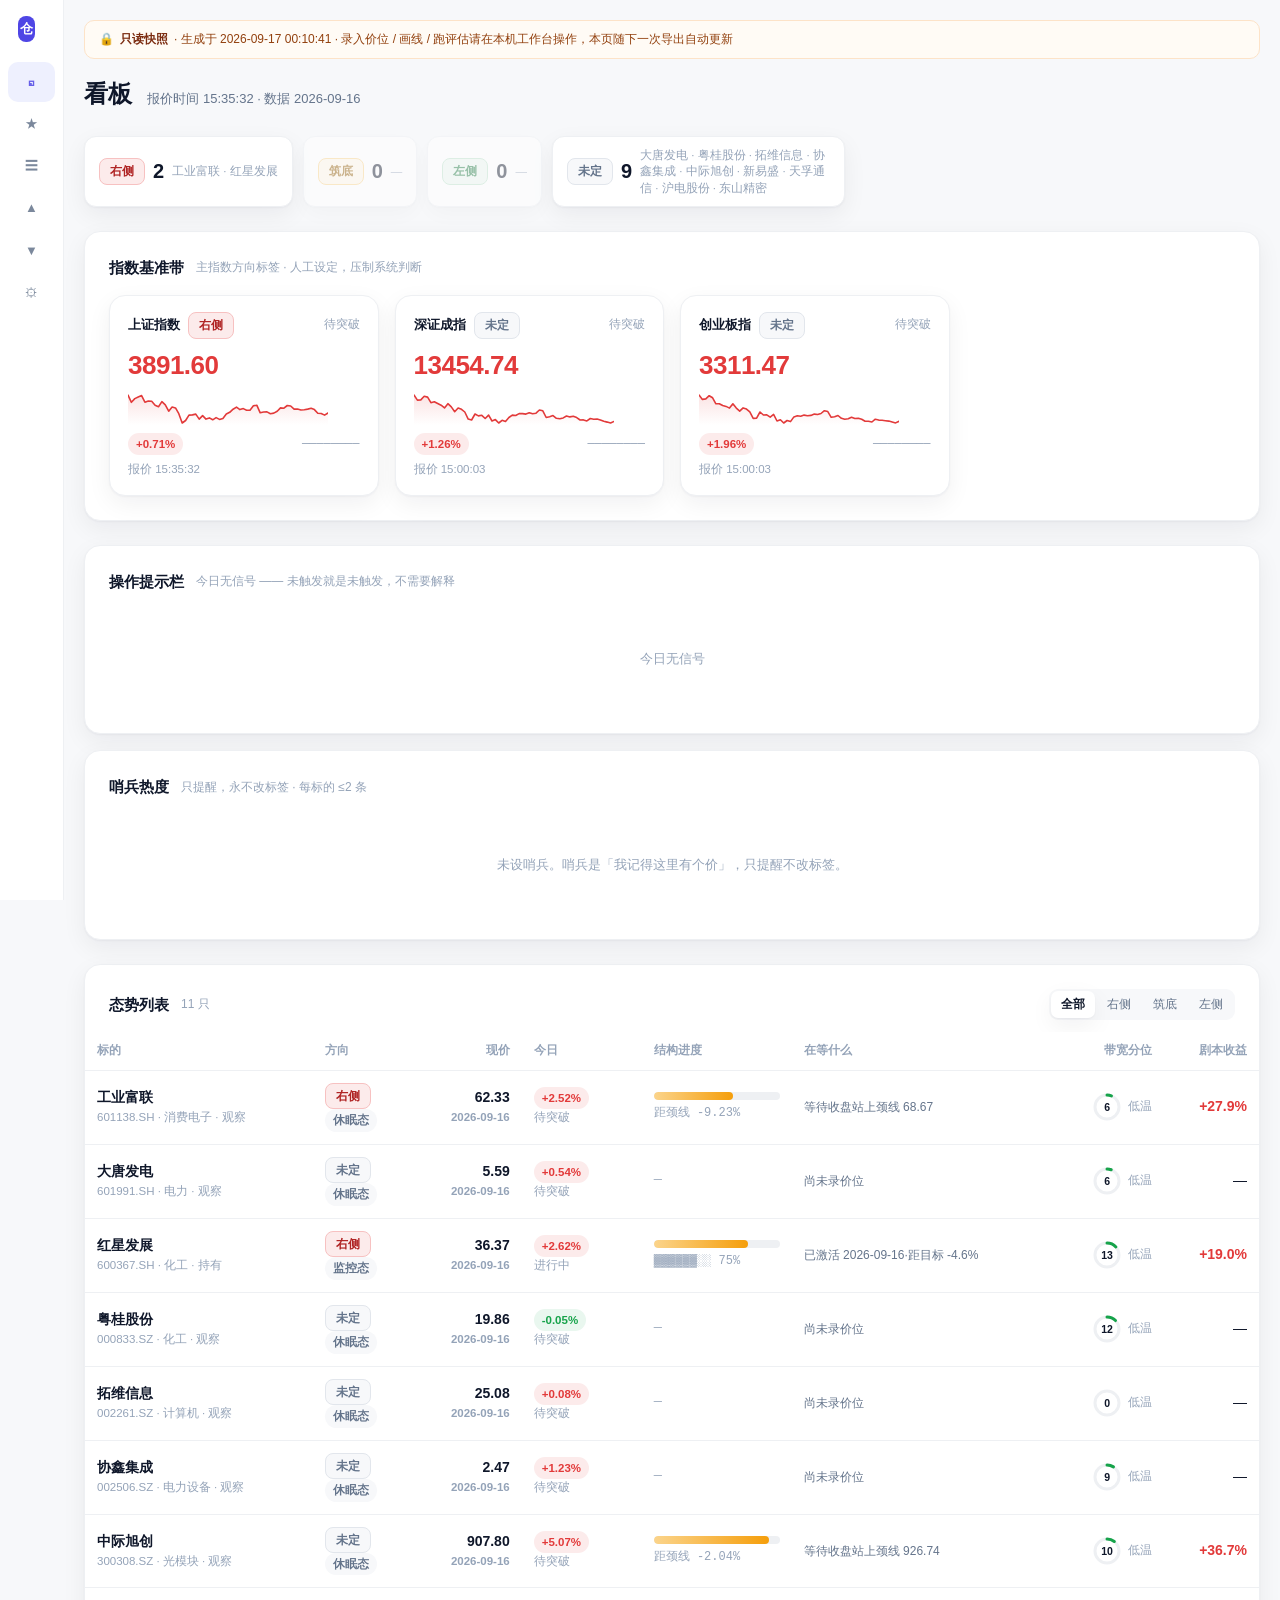
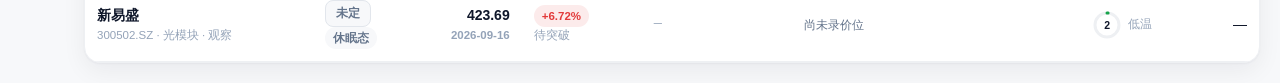
<file: index.html>
<!DOCTYPE html>
<html lang="zh-CN">
<head>
<meta charset="utf-8">
<meta name="viewport" content="width=device-width, initial-scale=1">
<title>看板 · 仓位管家</title>
<link rel="stylesheet" href="assets/app.css?v=20260917001041">
</head>
<body>
<div class="app">
  <aside class="side" id="side"></aside>
  <main class="main">

    <div class="page-h">
      <h1>看板</h1>
      <span class="sub" id="pgSub">行情判断由人做，系统只做数学比较与查表</span>
      <span class="right toolbar">
        <span id="pvSlot"></span>
        <button class="btn sm ghost" id="btnAddWatch" title="添加自选股；移除在「参数与运维 → 标的清单」">+ 自选</button>
        <button class="btn sm" id="btnEval">跑一遍评估</button>
        <button class="btn sm primary" id="btnSync">同步日K</button>
      </span>
    </div>

    <!-- ① 大结构统计条 -->
    <div class="statbar" id="statbar" style="margin-bottom:24px"></div>

    <!-- ② 指数基准带 -->
    <div class="card" style="margin-bottom:24px">
      <div class="card-h">
        <h2>指数基准带</h2>
        <span class="sub">主指数方向标签 · 人工设定，压制系统判断</span>
      </div>
      <div class="idxrow" id="indexBand"></div>
    </div>

    <div class="grid2" style="margin-bottom:24px;align-items:start">
      <!-- ④ 操作提示栏 -->
      <div class="card" id="alertCard">
        <div class="card-h">
          <h2>操作提示栏</h2>
          <span class="sub" id="alertSub"></span>
          <span class="right"><button class="btn sm ghost" id="btnHandleAll">全部标记已处理</button></span>
        </div>
        <div id="alerts"></div>
      </div>

      <!-- ③ 哨兵热度面板 -->
      <div class="card">
        <div class="card-h">
          <h2>哨兵热度</h2>
          <span class="sub">只提醒，永不改标签 · 每标的 ≤2 条</span>
        </div>
        <div id="sentinels"></div>
      </div>
    </div>

    <!-- ⑤ 态势列表 -->
    <div class="card pad0">
      <div class="card-h" style="padding:24px 24px 0;margin-bottom:12px">
        <h2>态势列表</h2>
        <span class="sub" id="listSub"></span>
        <span class="right">
          <span class="seg" id="filterSeg">
            <button data-f="all" class="on">全部</button>
            <button data-f="right">右侧</button>
            <button data-f="base">筑底</button>
            <button data-f="left">左侧</button>
          </span>
        </span>
      </div>
      <div style="overflow:auto;max-height:70vh">
        <table class="tbl" id="tbl">
          <thead><tr>
            <th>标的</th><th>方向</th><th style="text-align:right">现价</th>
            <th style="width:120px">今日</th><th style="width:150px">结构进度</th>
            <th>在等什么</th><th style="text-align:right">带宽分位</th>
            <th style="text-align:right">剧本收益</th>
          </tr></thead>
          <tbody></tbody>
        </table>
      </div>
    </div>

  </main>
</div>

<script src="data/data.js?v=20260917001041"></script>
<script src="assets/app.js?v=20260917001041"></script>
<script>
let DATA = null, FILTER = "all", POLL = null;

function renderStat(s) {
  const conf = [
    ["right", "右侧", "已站上颈线，规则全开"],
    ["base",  "筑底", "标签压制：只留自动流转与哨兵"],
    ["left",  "左侧", "标签压制：只留自动流转与哨兵"],
    ["undecided", "未定", "未设定方向标签"],
  ];
  $("#statbar").innerHTML = conf.map(([k, cn, tip]) => {
    const arr = (s && s[k]) || [];
    return `<div class="it ${arr.length ? "" : "off"}" data-f="${k}" title="${tip}">
      <span class="lab ${k}">${cn}</span>
      <span class="n">${arr.length}</span>
      <span class="tiny" style="max-width:190px;line-height:1.4">${arr.length ? esc(arr.join(" · ")) : "—"}</span>
    </div>`;
  }).join("");
  $$("#statbar .it").forEach(el => el.onclick = () => {
    const f = el.dataset.f;
    FILTER = (FILTER === f) ? "all" : f;
    $$("#filterSeg button").forEach(b => b.classList.toggle("on", b.dataset.f === FILTER));
    renderTable();
  });
}

function renderIndex(list) {
  if (!list || !list.length) return $("#indexBand").innerHTML = emptyBox("未录入指数");
  $("#indexBand").innerHTML = list.map(x => `
    <div class="idx">
      <div class="top">
        <span class="nm">${esc(x.name)}</span>
        ${lab(x.label, x.code)}
        <span class="tiny" style="margin-left:auto">${esc(x.phase_cn || "")}</span>
      </div>
      <div class="px ${pctClass(x.pct_chg)}">${n(x.close, 2)}</div>
      <div class="spark">${sparkline(x.spark, 200, 34, (x.pct_chg || 0) >= 0)}</div>
      <div class="ft">${chip(x.pct_chg)}
        <span class="tiny mono" style="margin-left:auto">${esc(x.bar || "")}</span></div>
      ${x.quote_time ? `<div class="tiny" style="margin-top:6px">报价 ${esc(x.quote_time)}</div>` : ""}
      <div data-pv="${x.code}">${pvHtml(x.preview)}</div>
    </div>`).join("");
}

function renderAlerts(alist) {
  const box = $("#alerts");
  if (!alist || !alist.length) {
    $("#alertSub").textContent = "今日无信号 —— 未触发就是未触发，不需要解释";
    return box.innerHTML = emptyBox("今日无信号");
  }
  const fresh = alist.filter(a => !a.handled);
  $("#alertSub").textContent = `共 ${alist.length} 条，未处理 ${fresh.length} 条`;
  const TIER = { 1: "今日触发", 2: "临门一脚", 3: "逼近中", 4: "有变化" };
  box.innerHTML = alist.map(a => `
    <div class="alert p${a.priority} ${a.handled ? "done" : ""}" data-id="${a.id}">
      <div class="h">${pri(a.priority)}<b>${esc(a.title)}</b>
        <span class="nm">${esc(a.name)} <span class="cd">${esc(a.code)}</span></span>
        <span class="tiny" style="margin-left:auto">${esc(TIER[a.tier] || "")}</span>
        <span class="act">
          <a class="btn sm ghost" href="detail.html?code=${encodeURIComponent(a.code)}">详情</a>
          ${a.handled ? "" : `<button class="btn sm ghost" data-h="${a.id}">已处理</button>`}
        </span>
      </div>
      ${a.detail ? `<div class="d">${esc(a.detail)}</div>` : ""}
    </div>`).join("");
  /* 写操作一律吞掉异常：post() 自己已给过 toast（快照模式下提示去本机操作），
     这里再抛出去只会变成 unhandledRejection。 */
  $$("#alerts [data-h]").forEach(b => b.onclick = async e => {
    e.stopPropagation();
    try { await post("/api/handle", { ids: [Number(b.dataset.h)] });
          toast("已标记处理"); load(); } catch (err) { }
  });
  $("#btnHandleAll").onclick = async () => {
    const ids = fresh.map(a => a.id);
    if (!ids.length) return toast("没有未处理信号");
    try { await post("/api/handle", { ids }); toast(`已处理 ${ids.length} 条`); load(); }
    catch (err) { }
  };
}

function renderSentinels(list) {
  const box = $("#sentinels");
  if (!list || !list.length) return box.innerHTML = emptyBox("未设哨兵。哨兵是「我记得这里有个价」，只提醒不改标签。");
  const HEAT = { face: ["up", "已贴上"], near: ["warn", "接近"], quiet: ["flat", "安静"] };
  box.innerHTML = `<table class="tbl mini"><thead><tr>
      <th>标的</th><th style="text-align:right">哨兵价</th><th style="text-align:right">现价</th>
      <th style="text-align:right">距离</th><th>热度</th></tr></thead><tbody>
    ${list.map(s => {
      const [cls, cn] = HEAT[s.heat] || HEAT.quiet;
      return `<tr>
        <td><a href="detail.html?code=${encodeURIComponent(s.code)}"><b>${esc(s.name)}</b></a>
          <div class="cd">${esc(s.direction === "up" ? "向上触" : "向下触")} 
          ${s.source_ref ? esc(s.source_ref) : ""}</div></td>
        <td class="n" style="text-align:right">${n(s.price, 2)}</td>
        <td class="n" style="text-align:right">${n(s.close, 2)}</td>
        <td class="n ${pctClass(s.dist)}" style="text-align:right">${sgn(s.dist, 1)}</td>
        <td><span class="chip ${cls}">${cn}</span>
          ${s.days != null ? `<div class="tiny">≈${s.days} 日波动</div>` : ""}</td>
      </tr>`;
    }).join("")}</tbody></table>`;
}

function renderTable() {
  const rows = (DATA.rows || []).filter(r => FILTER === "all" || r.label === FILTER);
  $("#listSub").textContent = `${rows.length} 只${FILTER === "all" ? "" : " · 已筛选" + (LABEL_CN[FILTER] || "")}`;
  const tb = $("#tbl tbody");
  if (!rows.length) return tb.innerHTML = `<tr><td colspan="8">${emptyBox("没有符合条件的标的")}</td></tr>`;
  tb.innerHTML = rows.map(r => {
    if (r.empty) return `<tr><td colspan="8"><b>${esc(r.name)}</b> ${esc(r.code)} — <span class="muted">${esc(r.waiting)}</span></td></tr>`;
    return `<tr data-code="${r.code}">
      <td><a href="detail.html?code=${encodeURIComponent(r.code)}"><span class="nm">${esc(r.name)}</span></a>
        <div class="cd">${esc(r.code)} · ${esc(r.sector || "")} · ${esc(r.pool_cn || "")}
        ${r.rounds > 1 ? ` · 第${r.round_no}轮/${r.rounds}` : ""}</div></td>
      <td>${lab(r.label, r.code)}<div class="tiny">${displayTag(r.display, r.phase_cn)}</div></td>
      <td class="num" style="text-align:right;font-weight:600">${n(r.close, 2)}
        <div class="cd">${esc(r.date || "")}</div></td>
      <td>${chip(r.pct_chg)}<div class="tiny">${esc(r.phase_cn || "")}</div></td>
      <td>${bar(r.bar_kind, r.bar_val)}
        <div class="tiny mono" style="margin-top:4px">${esc(r.bar_label || "")}</div>
        <div data-pv="${r.code}">${pvHtml(r.preview)}</div></td>
      <td class="wait">${esc(r.waiting || "")}</td>
      <td style="text-align:right">${r.bw_pct != null
        ? `<div style="display:flex;align-items:center;gap:6px;justify-content:flex-end">
             ${ring(r.bw_pct, 30)}<span class="tiny">${esc(r.bw_state === "low" ? "低温" : r.bw_state === "high" ? "高温" : "常态")}</span>
           </div>` : "—"}</td>
      <td class="num" style="text-align:right">${r.scenario != null
        ? `<span class="${pctClass(r.scenario)}" style="font-weight:600">${sgn(r.scenario, 1)}</span>` : "—"}</td>
    </tr>`;
  }).join("");
  $$("#tbl tbody tr[data-code]").forEach(tr => tr.onclick = e => {
    if (e.target.closest("a")) return;
    location.href = "detail.html?code=" + encodeURIComponent(tr.dataset.code);
  });
}

async function load() {
  const d = await api("/api/dashboard");
  DATA = d;
  renderStat(d.stat); renderIndex(d.index_band); renderAlerts(d.alerts);
  renderSentinels(d.sentinels); renderTable(); paintFoot(d.meta);
  bindLabelPicker(d, load);
  /* 盘中预演：徽章 + 轻量轮询（只打 /api/preview，不重算结构） */
  const sess = (d.meta || {}).session;
  paintPreviewBadge(sess);
  if (!POLL) POLL = startPreviewPoll(sess, paintPreviews);
  const latest = (d.index_band || []).map(x => x.quote_time).filter(Boolean)[0];
  $("#pgSub").textContent = latest
    ? `报价时间 ${latest} · 数据 ${d.meta.latest_bar || "—"}`
    : "行情判断由人做，系统只做数学比较与查表";
}

$$("#filterSeg button").forEach(b => b.onclick = () => {
  FILTER = b.dataset.f;
  $$("#filterSeg button").forEach(x => x.classList.toggle("on", x === b));
  renderTable();
});

$("#btnAddWatch").onclick = () => openAddInstrument(load);
$("#btnEval").onclick = async () => {
  const b = $("#btnEval"); b.disabled = true; b.textContent = "评估中…";
  try { const r = await post("/api/evaluate", {}); toast(`评估完成，信号 ${r.signals != null ? r.signals : r.count || 0} 条`); await load(); }
  catch (e) { toast("评估失败：" + e.message, true); }
  finally { b.disabled = false; b.textContent = "跑一遍评估"; }
};
$("#btnSync").onclick = async () => {
  const b = $("#btnSync"); b.disabled = true; b.textContent = "同步中…";
  try {
    const r = await post("/api/sync", {});
    const bad = (r.results || []).filter(x => x.error);
    toast(bad.length ? `同步完成，${bad.length} 只失败` : "同步完成", !!bad.length);
    await load();
  } catch (e) { toast("同步失败：" + e.message, true); }
  finally { b.disabled = false; b.textContent = "同步日K"; }
};

mountNav("/");
load().catch(e => { toast("加载失败：" + e.message, true); $("#pgSub").textContent = e.message; });
</script>
</body>
</html>
</file>
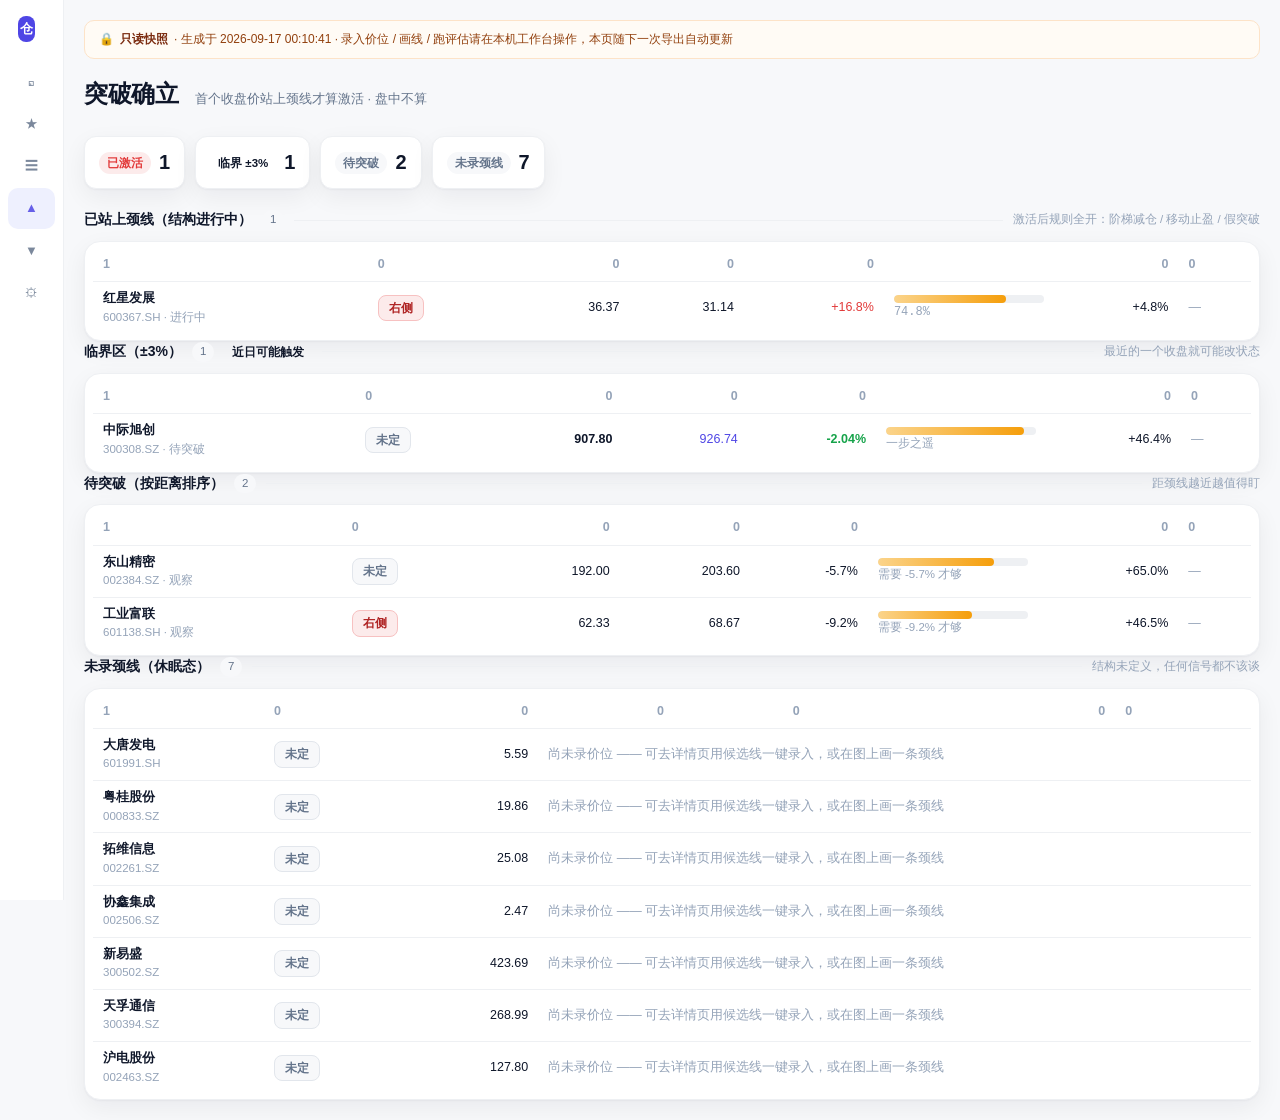
<file: breakout.html>
<!DOCTYPE html>
<html lang="zh-CN">
<head>
<meta charset="utf-8">
<meta name="viewport" content="width=device-width, initial-scale=1">
<title>突破确立 · 仓位管家</title>
<link rel="stylesheet" href="assets/app.css?v=20260917001041">
</head>
<body>
<div class="app">
  <aside class="side" id="side"></aside>
  <main class="main">

    <div class="page-h">
      <h1>突破确立</h1>
      <span class="sub">首个收盘价站上颈线才算激活 · 盘中不算</span>
      <span class="right toolbar">
        <button class="btn sm ghost" id="btnReload">刷新</button>
        <button class="btn sm primary" id="btnEval">重跑评估</button>
      </span>
    </div>

    <div class="statbar" id="sum" style="margin-bottom:20px"></div>
    <div id="seg1"></div>
    <div id="seg2"></div>
    <div id="seg3"></div>
    <div id="seg4"></div>

  </main>
</div>
<script src="data/data.js?v=20260917001041"></script>
<script src="assets/app.js?v=20260917001041"></script>
<script>
let ROWS = [];

function tbl(list, cols, rowFn) {
  if (!list.length) return `<div class="tiny" style="padding:2px 0 14px;color:var(--t3)">—</div>`;
  return `<div class="card" style="padding:6px 8px 6px"><div style="overflow:auto"><table class="tbl mini"><thead><tr>
      ${cols.map(c => `<th ${c[2] ? `style="${c[2]}"` : ""}>${c[1]}</th>`).join("")}
    </tr></thead><tbody>${list.map(rowFn).join("")}</tbody></table></div></div>`;
}

function head(title, sub, cnt, tone) {
  return `<div class="tier-h"><b>${title}</b>
    <span class="cnt">${cnt}</span>
    ${tone ? `<span class="chip ${tone}">${tone === "warn" ? "近日可能触发" : "需关注"}</span>` : ""}
    <span class="ln"></span><span class="tiny">${sub}</span></div>`;
}

function render() {
  const rows = ROWS.filter(r => !r.empty).map(r => {
    const d = (r.neckline && r.close) ? (r.close / r.neckline - 1) * 100 : null;
    const dt = (r.target && r.close) ? (r.target / r.close - 1) * 100 : null;
    return Object.assign({}, r, { d: d, dt: dt });
  });

  // ⚠ 分段必须覆盖全部 pending：
  //   收盘价一旦 > 颈线就激活，所以 pending 的 d 必然 ≤ 0。
  //   早期把"待突破"写成 d > 3，导致 d < -3 的标的（如 −9%）从三段里全部漏掉、凭空消失。
  const live = rows.filter(r => r.phase === "active" || r.phase === "realized");
  const edge = rows.filter(r => r.phase === "pending" && r.d !== null && Math.abs(r.d) <= 3)
                   .sort((a, b) => Math.abs(a.d) - Math.abs(b.d));
  const near = rows.filter(r => r.phase === "pending" && r.d !== null && r.d < -3)
                   .sort((a, b) => b.d - a.d);          // 距颈线最近的排前面
  const dormant = rows.filter(r => !r.neckline);

  $("#sum").innerHTML = [
    ["已激活", live.length, "up", "收盘已站上颈线"],
    ["临界 ±3%", edge.length, "warn", "近日可能触发"],
    ["待突破", near.length, "flat", "距颈线还有距离"],
    ["未录颈线", dormant.length, "flat", "休眠态，先去录价位"],
  ].map(([cn, n2, cls, tip]) => `<div class="it" title="${tip}">
      <span class="chip ${cls === "flat" ? "flat" : cls}">${cn}</span>
      <span class="n">${n2}</span></div>`).join("");

  const C = [["标的", 1], ["方向", 0], ["现价", 0, "text-align:right"], ["颈线", 0, "text-align:right"],
             ["距颈线", 0, "text-align:right"], ["完成度", "", "width:170px"], ["距目标", 0, "text-align:right"],
             ["激活日", 0]];

  $("#seg1").innerHTML = head("已站上颈线（结构进行中）", "激活后规则全开：阶梯减仓 / 移动止盈 / 假突破", live.length)
    + tbl(live, C, r => `<tr data-code="${r.code}">
        <td><a href="detail.html?code=${encodeURIComponent(r.code)}"><b>${esc(r.name)}</b></a>
          <div class="cd">${esc(r.code)} · ${esc(r.phase_cn || "")}</div></td>
        <td>${lab(r.label, r.code)}</td>
        <td class="n" style="text-align:right">${n(r.close, 2)}</td>
        <td class="n" style="text-align:right">${n(r.neckline, 2)}</td>
        <td class="n up" style="text-align:right">${sgn(r.d, 1)}</td>
        <td>${bar("completion", r.completion)}
          <div class="tiny mono">${r.completion != null ? n(r.completion, 1) + "%" : "—"}</div></td>
        <td class="n" style="text-align:right">${sgn(r.dt, 1)}</td>
        <td class="tiny">—</td></tr>`);

  $("#seg2").innerHTML = head("临界区（±3%）", "最近的一个收盘就可能改状态", edge.length, edge.length ? "warn" : "")
    + tbl(edge, C, r => `<tr data-code="${r.code}">
        <td><a href="detail.html?code=${encodeURIComponent(r.code)}"><b>${esc(r.name)}</b></a>
          <div class="cd">${esc(r.code)} · 待突破</div></td>
        <td>${lab(r.label, r.code)}</td>
        <td class="n" style="text-align:right;font-weight:600">${n(r.close, 2)}</td>
        <td class="n" style="text-align:right;color:var(--primary)">${n(r.neckline, 2)}</td>
        <td class="n ${pctClass(r.d)}" style="text-align:right;font-weight:600">${sgn(r.d, 2)}</td>
        <td>${bar("up", r.d)}<div class="tiny">${r.d >= 0 ? "已在上方，待收盘确认" : "一步之遥"}</div></td>
        <td class="n" style="text-align:right">${sgn(r.dt, 1)}</td>
        <td class="tiny">—</td></tr>`);

  $("#seg3").innerHTML = head("待突破（按距离排序）", "距颈线越近越值得盯", near.length)
    + tbl(near, C, r => `<tr data-code="${r.code}">
        <td><a href="detail.html?code=${encodeURIComponent(r.code)}"><b>${esc(r.name)}</b></a>
          <div class="cd">${esc(r.code)} · ${esc(r.pool_cn || "")}</div></td>
        <td>${lab(r.label, r.code)}</td>
        <td class="n" style="text-align:right">${n(r.close, 2)}</td>
        <td class="n" style="text-align:right">${n(r.neckline, 2)}</td>
        <td class="n" style="text-align:right">${sgn(r.d, 1)}</td>
        <td>${bar("up", r.d)}<div class="tiny">需要 ${sgn(r.d, 1)} 才够</div></td>
        <td class="n" style="text-align:right">${sgn(r.dt, 1)}</td>
        <td class="tiny">—</td></tr>`);

  $("#seg4").innerHTML = head("未录颈线（休眠态）", "结构未定义，任何信号都不该谈", dormant.length)
    + tbl(dormant, C, r => `<tr data-code="${r.code}">
        <td><a href="detail.html?code=${encodeURIComponent(r.code)}"><b>${esc(r.name)}</b></a>
          <div class="cd">${esc(r.code)}</div></td>
        <td>${lab(r.label, r.code)}</td>
        <td class="n" style="text-align:right">${n(r.close, 2)}</td>
        <td colspan="5" class="tiny muted">尚未录价位 —— 可去详情页用候选线一键录入，或在图上画一条颈线</td></tr>`,
        );

  $$("#seg1 tr[data-code],#seg2 tr[data-code],#seg3 tr[data-code],#seg4 tr[data-code]")
    .forEach(tr => tr.onclick = e => { if (!e.target.closest("a")) location.href = "detail.html?code=" + encodeURIComponent(tr.dataset.code); });
}

async function load() {
  const d = await api("/api/dashboard");
  ROWS = d.rows || [];
  render(); paintFoot(d.meta); bindLabelPicker(d, load);
}
$("#btnReload").onclick = () => load();
$("#btnEval").onclick = async () => {
  const b = $("#btnEval"); b.disabled = true; b.textContent = "评估中…";
  try { await post("/api/evaluate", {}); toast("已重跑"); await load(); }
  catch (e) { toast("失败：" + e.message, true); } finally { b.disabled = false; b.textContent = "重跑评估"; }
};
mountNav("/breakout");
load().catch(e => toast("加载失败：" + e.message, true));
</script>
</body>
</html>
</file>
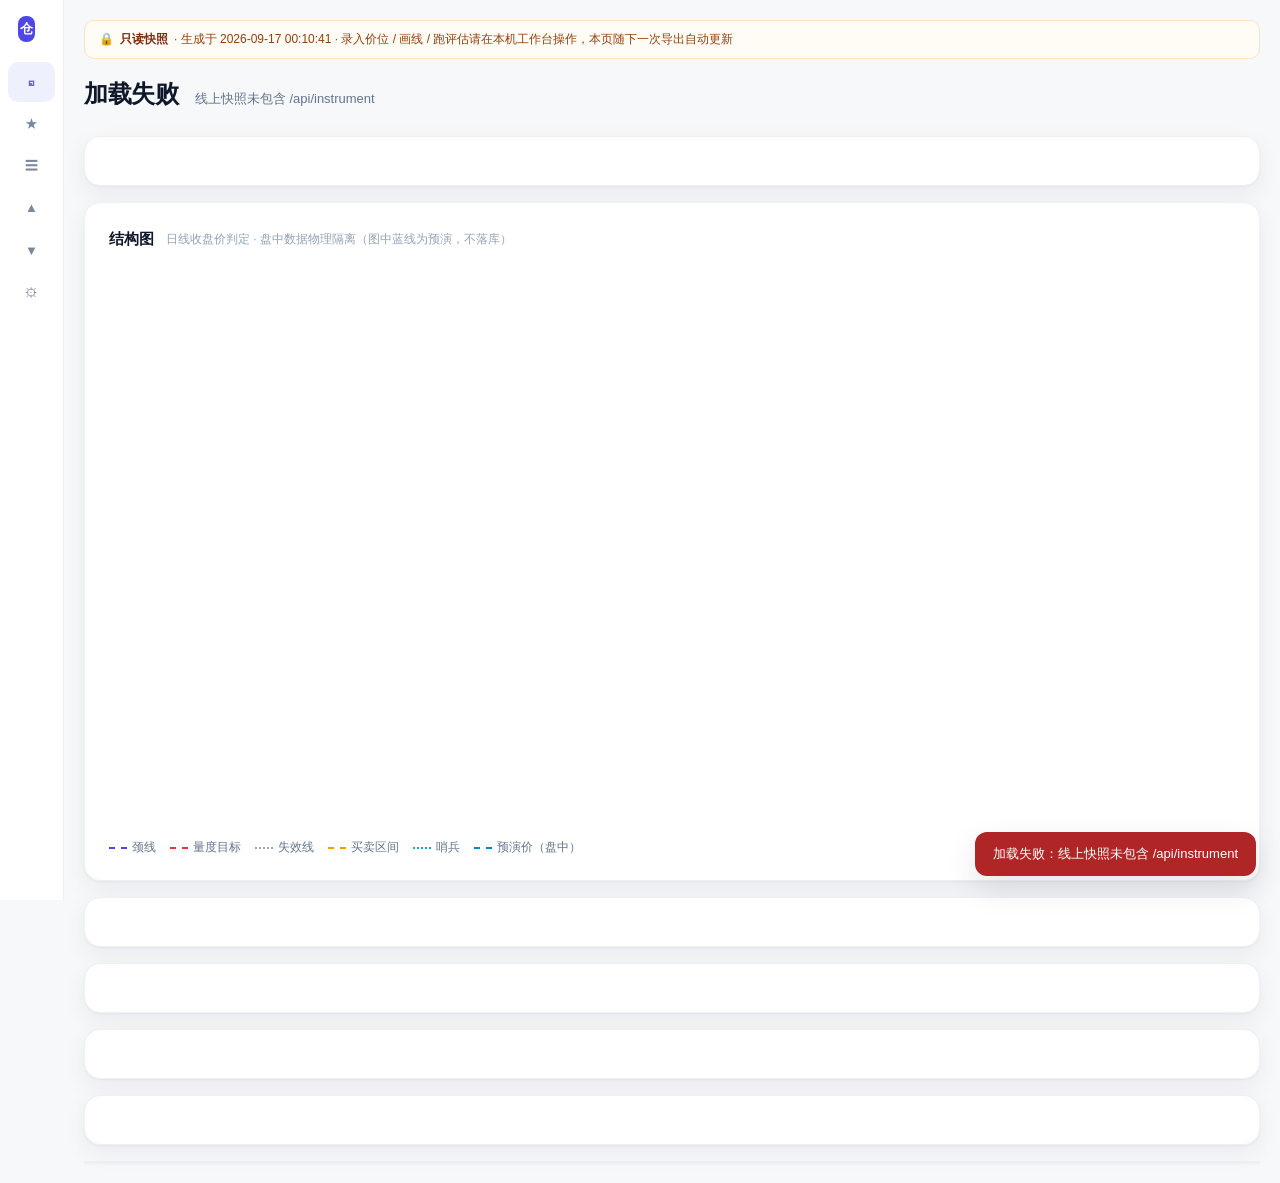
<file: detail.html>
<!DOCTYPE html>
<html lang="zh-CN">
<head>
<meta charset="utf-8">
<meta name="viewport" content="width=device-width, initial-scale=1">
<title>标的详情 · 仓位管家</title>
<link rel="stylesheet" href="assets/app.css?v=20260917001041">
<style>
  .chartwrap { position: relative; }
  #chart { width: 100%; height: 560px; }
  #ovl { position: absolute; left: 0; top: 0; pointer-events: none; }
  #ovl.armed { pointer-events: auto; cursor: crosshair; }
  .floatbar { position: absolute; display: none; z-index: 20; background: #0F172A; color: #fff;
    border-radius: 10px; padding: 5px; gap: 4px; box-shadow: 0 12px 32px rgba(16,24,40,.24); }
  .floatbar.on { display: flex; }
  .floatbar button { border: 0; background: transparent; color: #fff; font-size: 12px;
    padding: 4px 9px; border-radius: 7px; }
  .floatbar button:hover { background: rgba(255,255,255,.14); }
  .floatbar button.pri2 { background: var(--primary); }
  .lvlpick { display: grid; grid-template-columns: repeat(3, 1fr); gap: 8px; }
  .lvlpick button { border: 1px solid var(--line-2); background: var(--card); border-radius: 10px;
    padding: 9px 6px; font-size: 12.5px; color: var(--t1); }
  .lvlpick button.on { border-color: var(--primary); background: var(--primary-50);
    color: var(--primary); font-weight: 600; }
  .lvlpick button:disabled { opacity: .35; cursor: not-allowed; }
  .legend { display: flex; gap: 14px; flex-wrap: wrap; font-size: 11.5px; color: var(--t2); }
  .legend i { display: inline-block; width: 18px; height: 0; border-top-width: 2px;
    vertical-align: middle; margin-right: 5px; }
</style>
</head>
<body>
<div class="app">
  <aside class="side" id="side"></aside>
  <main class="main">

    <div class="page-h">
      <h1 id="nm">…</h1>
      <span class="sub" id="sub"></span>
      <span class="right toolbar">
        <span id="pvSlot"></span>
        <button class="btn sm ghost" id="btnLabel">设方向</button>
        <button class="btn sm ghost" id="btnReplay">回放</button>
        <button class="btn sm" id="btnEvalOne">评估</button>
        <button class="btn sm primary" id="btnSyncOne">同步日K</button>
      </span>
    </div>

    <div class="card" id="hero" style="margin-bottom:16px"></div>

    <div class="card" style="margin-bottom:16px">
      <div class="card-h">
        <h2>结构图</h2>
        <span class="sub">日线收盘价判定 · 盘中数据物理隔离（图中蓝线为预演，不落库）</span>
        <span class="right toolbar">
          <span class="seg" id="toolSeg">
            <button data-t="none" class="on">浏览</button>
            <button data-t="hline">水平线</button>
            <button data-t="segment">线段</button>
            <button data-t="zone">区间</button>
          </span>
        </span>
      </div>
      <div class="chartwrap">
        <div id="chart"></div>
        <svg id="ovl" xmlns="http://www.w3.org/2000/svg"></svg>
        <div class="floatbar" id="floatbar"></div>
      </div>
      <div style="display:flex;align-items:center;gap:16px;margin-top:12px;flex-wrap:wrap">
        <div class="legend">
          <span><i style="border-top:2px dashed #4F46E5"></i>颈线</span>
          <span><i style="border-top:2px dashed #E23A3A"></i>量度目标</span>
          <span><i style="border-top:2px dotted #94A3B8"></i>失效线</span>
          <span><i style="border-top:2px dashed #F59E0B"></i>买卖区间</span>
          <span><i style="border-top:2px dotted #0EA5E9"></i>哨兵</span>
          <span><i style="border-top:2px dashed #0284C7"></i>预演价（盘中）</span>
        </div>
        <div class="tiny" id="hint" style="margin-left:auto"></div>
      </div>
    </div>

    <div class="grid2" style="margin-bottom:16px;align-items:start">
      <div class="card" id="structCard"></div>
      <div class="card" id="ruleCard"></div>
    </div>

    <div class="grid2" style="margin-bottom:16px;align-items:start">
      <div class="card" id="candCard"></div>
      <div class="card" id="sigCard"></div>
    </div>

    <div class="card pad0" id="roundCard"></div>

  </main>
</div>

<div class="modal" id="modal"><div class="box" id="modalBox"></div></div>

<script src="vendor/klinecharts.min.js?v=20260917001041"></script>
<script src="data/data.js?v=20260917001041"></script>
<script src="assets/app.js?v=20260917001041"></script>
<script>
const CODE = qs("code");
let D = null, chart = null, BARS = [];
let PV_STOP = null;   // 盘中预演的轻量轮询句柄
let tool = "none", stage = 0, draft = null, dragIdx = -1, cursor = null;

/* ============================ 图表 ============================ */
function toK(bars) {
  return bars.map(b => {
    const ts = Date.parse(b.trade_date + "T00:00:00+08:00");
    return { timestamp: ts, open: +b.open, high: +b.high, low: +b.low,
             close: +b.close, volume: +b.volume || 0, turnover: +b.amount || 0 };
  }).filter(b => isFinite(b.timestamp) && isFinite(b.close));
}

function initChart() {
  chart = klinecharts.init("chart");
  try {
    chart.setStyles({
      grid: { horizontal: { color: "#EEF0F3" }, vertical: { color: "#F5F7FA" } },
      candle: {
        bar: { upColor: "#E23A3A", downColor: "#16A34A", noChangeColor: "#64748B",
               upBorderColor: "#E23A3A", downBorderColor: "#16A34A",
               upWickColor: "#E23A3A", downWickColor: "#16A34A" },
        priceMark: { high: { color: "#94A3B8" }, low: { color: "#94A3B8" },
                     last: { upColor: "#E23A3A", downColor: "#16A34A", noChangeColor: "#64748B",
                             text: { size: 11 } } },
        tooltip: { text: { color: "#0F172A", size: 12 } }
      },
      indicator: { tooltip: { text: { color: "#0F172A", size: 12 } },
                   lastValueMark: { text: { color: "#fff" } } },
      xAxis: { axisLine: { color: "#EEF0F3" }, tickLine: { color: "#EEF0F3" },
               tickText: { color: "#94A3B8", size: 11 } },
      yAxis: { axisLine: { color: "#EEF0F3" }, tickLine: { color: "#EEF0F3" },
               tickText: { color: "#94A3B8", size: 11 } },
      separator: { color: "#EEF0F3" },
      crosshair: {
        horizontal: { line: { color: "#94A3B8" }, text: { backgroundColor: "#4F46E5" } },
        vertical: { line: { color: "#94A3B8" }, text: { backgroundColor: "#4F46E5" } }
      }
    });
  } catch (e) { console.warn("setStyles", e); }

  try { chart.createIndicator({ name: "MA", calcParams: [5, 10, 20, 60] }, false, { id: "candle_pane" }); }
  catch (e) { console.warn("MA", e); }
  try { chart.createIndicator({ name: "VOL" }, false, { id: "vol_pane", height: 90, minHeight: 56 }); }
  catch (e) { console.warn("VOL", e); }
  try { chart.createIndicator({ name: "MACD", calcParams: [12, 26, 9] }, false, { id: "macd_pane", height: 110, minHeight: 70 }); }
  catch (e) { console.warn("MACD", e); }

  try {
    chart.subscribeAction("onVisibleRangeChange", () => drawOverlay());
    chart.subscribeAction("onZoom", () => drawOverlay());
    chart.subscribeAction("onScroll", () => drawOverlay());
  } catch (e) { console.warn("subscribe", e); }

  window.addEventListener("resize", () => { try { chart.resize(); } catch (e) {} drawOverlay(); });
  setInterval(drawOverlay, 150);   // 兜底同步：可视区任何变化都会跟手
}

function px(ts, price) {
  try {
    const r = chart.convertToPixel([{ timestamp: ts, value: price }]);
    return (r && r[0] && isFinite(r[0].y)) ? r[0] : null;
  } catch (e) { return null; }
}
function unpx(x, y) {
  try {
    const r = chart.convertFromPixel([{ x: x, y: y }]);
    return (r && r[0]) ? r[0] : null;
  } catch (e) { return null; }
}
function lastTs() { return BARS.length ? BARS[BARS.length - 1].timestamp : Date.now(); }

/* ============================ 覆盖层 ============================ */
let HIDDEN = {};
function drawOverlay() {
  const svg = $("#ovl"), box = $("#chart");
  if (!chart || !box) return;
  const W = box.clientWidth, H = box.clientHeight;
  if (svg.getAttribute("width") !== String(W)) {
    svg.setAttribute("width", W); svg.setAttribute("height", H);
    svg.setAttribute("viewBox", `0 0 ${W} ${H}`);
    svg.style.width = W + "px"; svg.style.height = H + "px";
  }
  const P = [];

  /* --- 已确认价位线 --- */
  const LV = (D && D.levels) || {};
  const ts = lastTs();
  const push = (price, opt) => {
    if (price == null || HIDDEN[opt.key]) return;
    const p = px(ts, price); if (!p) return;
    P.push(`<line x1="0" y1="${p.y}" x2="${W - 64}" y2="${p.y}" stroke="${opt.color}"
      stroke-width="${opt.w || 1.4}" ${opt.dash ? `stroke-dasharray="${opt.dash}"` : ""}/>`);
    P.push(`<text x="${W - 60}" y="${p.y + 3.5}" fill="${opt.color}" font-size="11"
      font-family="ui-monospace,Consolas,monospace">${opt.label}</text>`);
  };
  (LV.neckline || []).forEach(r =>
    push(r.price, { color: "#4F46E5", dash: "6 4", label: `颈线 ${n(r.price, 2)}`, key: "neckline" }));
  (LV.measured_target || []).forEach(r =>
    push(r.price, { color: "#E23A3A", dash: "6 4", label: `目标 ${n(r.price, 2)}`, key: "target" }));
  (LV.second_target || []).forEach(r =>
    push(r.price, { color: "#EA580C", dash: "6 4", label: `二目标 ${n(r.price, 2)}`, key: "t2" }));
  (LV.top_neckline || []).forEach(r =>
    push(r.price, { color: "#7C3AED", dash: "6 4", label: `头部颈线 ${n(r.price, 2)}`, key: "top" }));
  (LV.pre_breakout || []).forEach(r =>
    push(r.price, { color: "#0EA5E9", dash: "4 4", label: `预备 ${n(r.price, 2)}`, key: "pre" }));

  // 失效线：实时计算，不落库（从规则表取）
  const iv = ((D && D.rule_table) || []).find(x => x.name.indexOf("失效线") >= 0);
  if (iv && iv.price) push(iv.price, { color: "#94A3B8", dash: "2 5", w: 1.2,
    label: `失效 ${n(iv.price, 2)}`, key: "inv" });

  /* --- 区间（回撤买入区 / 起涨区）--- */
  const zone = (rows, color, key) => {
    (rows || []).forEach(r => {
      if (HIDDEN[key]) return;
      const a = px(ts, r.price_lower != null ? r.price_lower : r.price);
      const b = px(ts, r.price);
      if (!a || !b) return;
      const y1 = Math.min(a.y, b.y), y2 = Math.max(a.y, b.y);
      P.push(`<rect x="0" y="${y1}" width="${W - 64}" height="${Math.max(2, y2 - y1)}"
        fill="${color}" fill-opacity=".08" stroke="${color}" stroke-opacity=".45" stroke-dasharray="4 4"/>`);
      P.push(`<text x="${W - 60}" y="${y1 + 3.5}" fill="${color}" font-size="11"
        font-family="ui-monospace,Consolas,monospace">${key === "pz" ? "买回区" : "起涨区"} ${n(r.price, 2)}</text>`);
    });
  };
  zone(LV.pullback_zone, "#16A34A", "pz");
  zone(LV.start_zone, "#F59E0B", "sz");

  /* --- 哨兵：点划线 --- */
  ((D && D.sentinels) || []).forEach((s, i) => {
    const p = px(ts, s.price); if (!p) return;
    P.push(`<line x1="0" y1="${p.y}" x2="${W - 64}" y2="${p.y}" stroke="#0EA5E9"
      stroke-width="1.2" stroke-dasharray="1 4" stroke-linecap="round"/>`);
    P.push(`<circle cx="${W - 68}" cy="${p.y}" r="3" fill="#0EA5E9"/>`);
    P.push(`<text x="${W - 60}" y="${p.y + 3.5}" fill="#0EA5E9" font-size="11"
      font-family="ui-monospace,Consolas,monospace">哨兵 ${n(s.price, 2)}</text>`);
  });

  /* --- 盘中预演价：蓝点划线，标签放**左侧** ---
     其他所有价位的标签都在右边缘（x=W-60），预演单独放左边，一眼就知道不是一类东西。 */
  const PV = D && D.preview;
  if (PV && PV.active && PV.price) {
    const p = px(ts, PV.price);
    if (p) {
      P.push(`<line x1="0" y1="${p.y}" x2="${W - 64}" y2="${p.y}" stroke="#0284C7"
        stroke-width="1" stroke-dasharray="9 3 2 3"/>`);
      P.push(`<text x="6" y="${p.y - 5}" fill="#0284C7" font-size="11"
        font-family="ui-monospace,Consolas,monospace">预演 ${n(PV.price, 2)}</text>`);
    }
  }

  /* --- 激活/峰值标记 --- */
  if (D && D.round && D.round.activated_at) {
    const a = px(Date.parse(D.round.activated_at + "T00:00:00+08:00"), D.round.activated_price);
    if (a) {
      P.push(`<circle cx="${a.x}" cy="${a.y}" r="4.5" fill="none" stroke="#4F46E5" stroke-width="2"/>`);
      P.push(`<text x="${a.x + 7}" y="${a.y - 6}" fill="#4F46E5" font-size="10.5">激活</text>`);
    }
  }

  /* --- 画线草稿 --- */
  if (draft) {
    const col = "#4F46E5";
    if (draft.type === "hline") {
      const p = px(ts, draft.price);
      if (p) {
        P.push(`<line x1="0" y1="${p.y}" x2="${W}" y2="${p.y}" stroke="${col}" stroke-width="1.6" stroke-dasharray="7 4"/>`);
        P.push(`<text x="6" y="${p.y - 6}" fill="${col}" font-size="11.5" font-weight="600">草稿 ${n(draft.price, 2)}</text>`);
        if (stage >= 2) P.push(`<circle cx="${W / 2}" cy="${p.y}" r="5" fill="#fff" stroke="${col}" stroke-width="2" data-h="0"/>`);
      }
    } else {
      const pts = draft.pts.slice();
      if (stage === 1 && cursor) pts.push(cursor);
      const scr = pts.map(q => px(q.timestamp, q.price)).filter(Boolean);
      if (draft.type === "zone" && scr.length >= 2) {
        const y1 = Math.min(scr[0].y, scr[scr.length - 1].y), y2 = Math.max(scr[0].y, scr[scr.length - 1].y);
        P.push(`<rect x="0" y="${y1}" width="${W}" height="${Math.max(2, y2 - y1)}" fill="${col}" fill-opacity=".08"
          stroke="${col}" stroke-dasharray="6 4"/>`);
      }
      if (scr.length >= 2) {
        P.push(`<line x1="${scr[0].x}" y1="${scr[0].y}" x2="${scr[scr.length - 1].x}" y2="${scr[scr.length - 1].y}"
          stroke="${col}" stroke-width="1.6" stroke-dasharray="7 4"/>`);
      }
      if (stage >= 2) scr.forEach((p, i) =>
        P.push(`<circle cx="${p.x}" cy="${p.y}" r="5" fill="#fff" stroke="${col}" stroke-width="2" data-h="${i}"/>`));
    }
  }

  svg.innerHTML = P.join("");
}

/* ============================ 画线两段式 ============================ */
function setTool(t) {
  /* 快照模式：画线是写操作（先存 drawing 再提拔为价位），没有后端就没有意义 */
  if (STATIC_MODE && t !== "none") {
    toast("线上是只读快照 —— 画线录价位请在本机工作台操作", true); return;
  }
  tool = t; stage = t === "none" ? 0 : 1;
  draft = null; cursor = null;
  $("#ovl").className = t === "none" ? "" : "armed";
  $$("#toolSeg button").forEach(b => b.classList.toggle("on", b.dataset.t === t));
  $("#floatbar").className = "floatbar";
  $("#hint").textContent = t === "none" ? "选一个工具，在图上点两下即可画线（先为草稿，确认后才入库）"
    : (t === "hline" ? "在图上点一下确定价位" : "在图上点第一下、再点第二下完成");
  drawOverlay();
}

$("#ovl").addEventListener("mousedown", e => {
  if (tool === "none") return;
  const r = $("#ovl").getBoundingClientRect();
  const x = e.clientX - r.left, y = e.clientY - r.top;
  const hitDot = e.target.getAttribute && e.target.getAttribute("data-h");
  if (hitDot !== null && stage >= 2) { dragIdx = Number(hitDot); return; }

  const p = unpx(x, y);
  if (!p || !isFinite(p.value)) return;

  if (tool === "hline") {
    draft = { type: "hline", price: +p.value.toFixed(4) };
    stage = 2; showFloat();
  } else if (stage === 1) {
    draft = { type: tool, pts: [{ timestamp: p.timestamp, price: +p.value.toFixed(4) }] };
    stage = 1.5; cursor = { timestamp: p.timestamp, price: +p.value.toFixed(4) };
  } else if (stage === 1.5) {
    draft.pts.push({ timestamp: p.timestamp, price: +p.value.toFixed(4) });
    stage = 2; cursor = null; showFloat();
  }
  drawOverlay();
});

window.addEventListener("mousemove", e => {
  if (dragIdx < 0 && !(stage === 1.5 && draft)) return;
  const r = $("#ovl").getBoundingClientRect();
  const p = unpx(e.clientX - r.left, e.clientY - r.top);
  if (!p) return;
  if (dragIdx >= 0 && draft && draft.pts) {
    draft.pts[dragIdx] = { timestamp: p.timestamp, price: +p.value.toFixed(4) };
    showFloat();
  } else if (stage === 1.5 && draft) {
    cursor = { timestamp: p.timestamp, price: +p.value.toFixed(4) };
  }
  drawOverlay();
});
window.addEventListener("mouseup", () => { dragIdx = -1; });

function draftSummary() {
  if (!draft) return [];
  if (draft.type === "hline") return [draft.price];
  return draft.pts.map(p => p.price);
}

function showFloat() {
  const bar = $("#floatbar");
  bar.innerHTML = `<button data-a="ok" class="pri2">确定</button>
    <button data-a="del">重画</button><button data-a="cancel">取消</button>`;
  const svg = $("#ovl");
  let x = 40, y = 40;
  if (draft.type === "hline") {
    const p = px(lastTs(), draft.price); if (p) { x = svg.clientWidth / 2 - 60; y = p.y - 40; }
  } else if (draft.pts && draft.pts.length) {
    const p = px(draft.pts[0].timestamp, draft.pts[0].price); if (p) { x = p.x - 60; y = p.y - 44; }
  }
  bar.style.left = Math.max(4, Math.min(svg.clientWidth - 190, x)) + "px";
  bar.style.top = Math.max(4, y) + "px";
  bar.className = "floatbar on";
  $$("#floatbar button").forEach(b => b.onclick = ev => {
    ev.stopPropagation();
    const a = b.dataset.a;
    if (a === "del") { draft = null; setTool(tool); return; }
    if (a === "cancel") { setTool("none"); return; }
    if (a === "ok") openSemantic();
  });
}

/* 第二段：读价 → 语义卡 → 确认后才入库 */
function openSemantic() {
  if (!draft) return;
  const isZone = draft.type === "zone";
  const ps = draftSummary().slice().sort((a, b) => a - b);
  const price = isZone ? ps[ps.length - 1] : ps[0];
  const lower = isZone && ps.length > 1 ? ps[0] : null;
  const TYPES = [
    ["neckline", "颈线", false], ["measured_target", "量度目标", false],
    ["second_target", "第二目标", false], ["pullback_zone", "回撤买入区", true],
    ["start_zone", "起涨区", true], ["top_neckline", "头部颈线", false],
    ["pre_breakout", "预备突破位", false], ["reference", "仅参考线", null],
  ];
  const round = (D && D.round && D.round.round_no) || 1;
  $("#modalBox").innerHTML = `
    <h3>确认这条线</h3>
    <div class="sub">草稿已读价 —— 写入前请确认身份。这一步之后才会入库（价位必经界面确认）。</div>
    <div class="row2" style="margin-bottom:14px">
      <div class="field"><label>价位${isZone ? "（上沿）" : ""}</label>
        <input id="mPrice" value="${n(price, 4)}" readonly></div>
      <div class="field"><label>${isZone ? "下沿" : "类型"}</label>
        <input id="mLower" value="${isZone ? n(lower, 4) : (draft.type === "hline" ? "水平线" : "线段")}" readonly></div>
    </div>
    <div class="field"><label>身份</label>
      <div class="lvlpick" id="pick">
        ${TYPES.map(([k, cn, needZone]) => {
          const dis = (needZone === true && !isZone) ? "disabled" : "";
          return `<button data-k="${k}" ${dis}>${cn}</button>`;
        }).join("")}
      </div></div>
    <div class="field"><label>备注（可选）</label><input id="mNote" placeholder="例如：平台颈线 / KOL 原图"></div>
    <div class="row2" style="margin-bottom:8px">
      <div class="field" style="margin:0"><label>轮次</label><input id="mRound" value="${round}"></div>
      <div class="field" style="margin:0" id="ratioWrap"><label>买回成数（区间用）</label>
        <input id="mRatio" placeholder="留空＝按规则默认"></div>
    </div>
    <div class="toolbar" style="justify-content:flex-end;margin-top:16px">
      <button class="btn" id="mCancel">取消</button>
      <button class="btn primary" id="mOk" disabled>写入价位</button>
    </div>`;
  $("#modal").className = "modal on";
  let picked = null;
  $$("#pick button").forEach(b => b.onclick = () => {
    if (b.disabled) return;
    picked = b.dataset.k;
    $$("#pick button").forEach(x => x.classList.toggle("on", x === b));
    $("#mOk").disabled = false;
  });
  $("#mCancel").onclick = () => { $("#modal").className = "modal"; };
  $("#mOk").onclick = async () => {
    if (!picked) return;
    try {
      const anchors = draft.type === "hline"
        ? [[new Date(lastTs()).toISOString().slice(0, 10), price]]
        : draft.pts.map(p => [new Date(p.timestamp).toISOString().slice(0, 10), p.price]);
      // 留痕：先存画线（几何原样保留）
      const dr = await post("/api/drawing", { code: CODE, tool_type: draft.type,
        anchors: anchors, semantic: picked });
      // 再提拔为价位（几何铁律：只改身份与样式，不改几何）
      const r = await post("/api/promote", { drawing_id: dr.id, level_type: picked,
        round_no: Number($("#mRound").value) || 1, note: $("#mNote").value || "",
        buyback_ratio: $("#mRatio") && $("#mRatio").value ? Number($("#mRatio").value) : null,
        price_override: price });
      $("#modal").className = "modal";
      toast(r.created ? "已写入价位，并生成新版本" : "与现行版本一致，未生成新版本（幂等）");
      setTool("none"); await load();
    } catch (e) { toast("写入失败：" + e.message, true); }
  };
}

$$("#toolSeg button").forEach(b => b.onclick = () => setTool(b.dataset.t));

/* ============================ 渲染 ============================ */
function renderHero() {
  const s = D.snapshot || {}, r = D.round || {}, it = D.instrument || {};
  const key = [
    ["带宽分位", s.bw_pct != null ? n(s.bw_pct, 0) + (s.bw_state === "low" ? " 低温" : s.bw_state === "high" ? " 高温" : "") : "—"],
    ["距趋势中轴", sgn(s.dist_mid, 1)],
    ["距下轨", sgn(s.dist_low, 1)],
    ["250日回撤", sgn(s.dd250, 1)],
    ["ATR波动", s.atr_pct != null ? n(s.atr_pct, 2) + "%" : "—"],
    ["MACD", s.macd_cross ? (s.macd_cross === "golden" ? "金叉" : "死叉") + (s.macd_axis === "above" ? "·轴上" : "·轴下") : "—"],
  ];
  $("#hero").innerHTML = `
    <div class="hero">
      <div>
        <div class="tiny">最新收盘 ${esc(s.date || "—")}</div>
        <div class="big ${pctClass(s.pct_chg)}">${n(s.close, 2)}</div>
      </div>
      <div style="padding-bottom:6px">${chip(s.pct_chg)}
        <div class="tiny" style="margin-top:6px">${lab(it.direction_label)} ${esc(D.pool_cn || "")}</div>
      </div>
      <div style="min-width:230px">
        <div class="tiny">结构相位 · 第 ${esc(r.round_no || 1)} 轮</div>
        <div style="display:flex;align-items:center;gap:10px;margin-top:4px">
          <b style="font-size:15px">${esc(D.phase_cn || "—")}</b>
          ${displayTag(D.display, D.phase_cn)}
        </div>
        <div style="margin-top:8px">${r.completion != null
          ? `<div class="pbar ${r.completion >= 90 ? "up" : r.completion >= 70 ? "warn" : ""}">
               <i style="width:${Math.max(0, Math.min(100, r.completion))}%"></i></div>
             <div class="tiny" style="margin-top:4px">完成度 ${n(r.completion, 1)}%　
               ${esc(r.peak_completion != null ? "峰值 " + n(r.peak_completion, 1) + "%" : "")}</div>`
          : `<div class="tiny">${esc(r.neckline ? "等待收盘站上颈线 " + n(r.neckline, 2) : "尚未录价位")}</div>`}
          <div data-pv="${CODE}">${pvHtml(D.preview)}</div>
        </div>
      </div>
      <div style="min-width:150px">
        <div class="tiny">剧本收益（阶梯减仓）</div>
        <div style="font-size:26px;font-weight:700;letter-spacing:-.5px"
             class="${pctClass(D.scenario)}">${D.scenario != null ? sgn(D.scenario, 1) : "—"}</div>
        <div class="tiny">颈线满仓→70/80/90/100% 分批离场</div>
      </div>
      <div style="flex:1;min-width:260px;display:grid;grid-template-columns:1fr 1fr;gap:0 20px">
        ${key.map(([k, v]) => `<div class="kv"><span class="k">${k}</span><span class="v">${esc(v)}</span></div>`).join("")}
      </div>
    </div>`;
}

function renderStruct() {
  const r = D.round || {}, s = D.snapshot || {};
  const ix = D.index_state || {};
  $("#structCard").innerHTML = `
    <div class="card-h"><h2>结构卡</h2><span class="sub">${esc(D.phase_cn || "")}</span></div>
    <div class="kv"><span class="k">颈线</span><span class="v">${n(r.neckline, 2)}
      ${r.neckline_version ? `<span class="tiny">v${r.neckline_version}</span>` : ""}</span></div>
    <div class="kv"><span class="k">量度目标</span><span class="v">${n(r.target, 2)}
      ${r.target_version ? `<span class="tiny">v${r.target_version}</span>` : ""}</span></div>
    <div class="kv"><span class="k">失效线（实时算）</span><span class="v">${
      ((D.rule_table || []).find(x => x.name.indexOf("失效线") >= 0) || {}).price != null
        ? n(((D.rule_table || []).find(x => x.name.indexOf("失效线") >= 0)).price, 2) : "—"}</span></div>
    <div class="kv"><span class="k">激活日 / 激活价</span><span class="v">${
      esc(r.activated_at || "—")}${r.activated_price ? " / " + n(r.activated_price, 2) : ""}</span></div>
    <div class="kv"><span class="k">峰值收盘 / 峰值完成度</span><span class="v">${
      r.peak_close ? n(r.peak_close, 2) : "—"}${r.peak_completion != null ? " / " + n(r.peak_completion, 1) + "%" : ""}</span></div>
    <div class="kv"><span class="k">距目标</span><span class="v">${sgn(r.target_dist, 1)}</span></div>
    <div class="kv"><span class="k">距颈线</span><span class="v">${sgn(r.enter_dist, 1)}</span></div>
    <div class="kv"><span class="k">主指数 / 方向</span><span class="v">${esc(ix.name || "—")}
      ${ix.label ? lab(ix.label) : ""}</span></div>
    <div class="kv"><span class="k">主指数完成度</span><span class="v">${
      ix.completion != null ? n(ix.completion, 1) + "%" : "—"}</span></div>
    <div class="kv"><span class="k">衰减系数（共振入场）</span><span class="v">${
      r.entry_ratio != null ? "×" + n(r.entry_ratio, 2) : "—"}</span></div>`;
}

function renderRules() {
  const rows = D.rule_table || [];
  const LVCN = { neckline: "颈线", measured_target: "量度目标", second_target: "第二目标",
    pre_breakout: "预备突破位", pullback_zone: "回撤买入区", top_neckline: "头部颈线",
    start_zone: "起涨区", reference: "仅参考线" };
  $("#ruleCard").innerHTML = `
    <div class="card-h"><h2>规则表</h2><span class="sub">只影响排序与提示，不接交易接口</span></div>
    ${rows.length ? `<table class="tbl mini"><thead><tr>
      <th>规则位</th><th style="text-align:right">价位</th><th>状态</th><th>说明</th></tr></thead><tbody>
      ${rows.map(r => `<tr>
        <td><b>${esc(r.name)}</b></td>
        <td class="n" style="text-align:right">${n(r.price, 2)}${
          r.price_lower != null ? `<div class="cd">${n(r.price_lower, 2)} 起</div>` : ""}</td>
        <td>${esc(r.status)}</td><td class="tiny">${esc(r.detail || "")}</td></tr>`).join("")}
    </tbody></table>` : emptyBox("未录价位 —— 去图上画一条颈线吧")}
    <div style="margin-top:16px">
      <div class="card-h"><h2 style="font-size:13.5px">全部价位版本台账</h2></div>
      ${renderLevelHistory()}
    </div>`;
}

function renderLevelHistory() {
  const LV = D.levels || {};
  const out = [];
  Object.keys(LV).forEach(k => (LV[k] || []).forEach(r => out.push(Object.assign({ _k: k }, r))));
  if (!out.length) return `<div class="tiny">暂无</div>`;
  const LVCN = { neckline: "颈线", measured_target: "量度目标", second_target: "第二目标",
    pre_breakout: "预备突破位", pullback_zone: "回撤买入区", top_neckline: "头部颈线",
    start_zone: "起涨区", reference: "仅参考线" };
  return `<table class="tbl mini"><thead><tr><th>类型</th><th style="text-align:right">价位</th>
    <th>版本</th><th>确认时间</th><th>来源</th></tr></thead><tbody>
    ${out.map(r => `<tr><td>${esc(LVCN[r._k] || r._k)}</td>
      <td class="n" style="text-align:right">${n(r.price, 2)}${r.price_lower != null ? `<div class="cd">${n(r.price_lower, 2)} 起</div>` : ""}</td>
      <td><span class="chip flat">v${r.version}</span></td>
      <td class="tiny">${esc(r.confirmed_at || "—")}</td>
      <td class="tiny">${esc(r.source || "")}</td></tr>`).join("")}</tbody></table>`;
}

function renderCandidates() {
  const sg = D.suggest || {};
  const nls = sg.neckline || [], tgs = sg.target || [];
  const cur = D.round || {};
  const fmtC = (c, i, kind) => `
    <div class="cand">
      <div class="r1"><span class="p">${n(c.price, 2)}</span>
        <span class="chip ${kind === "neckline" ? "flat" : "up"}">${
          kind === "neckline" ? "候选颈线" : "候选目标"}</span>
        <span class="tiny" style="margin-left:auto">${esc(c.touches ? "触碰 " + c.touches + " 次" : "")}
        ${c.dist_pct != null ? " 距现价 " + sgn(c.dist_pct, 1) : ""}</span></div>
      <div class="why">${esc(c.reason || "")}</div>
      <div class="toolbar" style="margin-top:8px">
        <button class="btn sm" data-set="${kind}" data-i="${i}">录入这条</button>
        ${c.target != null ? `<span class="tiny">配套目标 ${n(c.target, 2)}　剧本收益 ${
          c.scenario != null ? sgn(c.scenario, 1) : "—"}</span>` : ""}
      </div>
    </div>`;
  $("#candCard").innerHTML = `
    <div class="card-h"><h2>候选线（算法生成）</h2>
      <span class="sub">只给参考，录入必须由你点</span></div>
    ${(nls.length || tgs.length) ? `
      ${nls.length ? `<div class="tiny" style="margin-bottom:6px">颈线候选</div>
        ${nls.slice(0, 4).map((c, i) => fmtC(c, i, "neckline")).join("")}` : ""}
      ${tgs.length ? `<div class="tiny" style="margin:10px 0 6px">量度目标候选</div>
        ${tgs.slice(0, 4).map((c, i) => fmtC(c, i, "target")).join("")}` : ""}
      <div class="toolbar" style="margin-top:10px">
        <button class="btn sm primary" id="btnAcceptPair" ${sg.pair ? "" : "disabled"}>
          一键采纳推荐配对</button>
        <span class="tiny">推荐配对＝现价上方最近阻力作颈线 + 形态高度投射</span>
      </div>`
      : emptyBox(sg.error || "无候选 —— 数据不足或形态不清晰")}`;
  $$("#candCard [data-set]").forEach(b => b.onclick = async () => {
    const kind = b.dataset.set, i = Number(b.dataset.i);
    const c = (kind === "neckline" ? nls : tgs)[i];
    if (!c) return;
    try {
      await post("/api/level", { code: CODE, level_type: kind === "neckline" ? "neckline" : "measured_target",
        price: c.price, source: "system", round_no: (D.round && D.round.round_no) || 1,
        note: c.reason || "候选线录入" });
      toast("已录入"); await load();
    } catch (e) { }
  });
  const bp = $("#btnAcceptPair");
  if (bp) bp.onclick = async () => {
    try {
      await post("/api/accept_suggest", { code: CODE, round_no: (D.round && D.round.round_no) || 1,
        neckline: sg.pair && sg.pair.neckline, target: sg.pair && sg.pair.target });
      toast("已采纳推荐配对"); await load();
    } catch (e) { }
  };
}

function renderSignals() {
  const ss = D.signals || [];
  const P = { 1: "p1", 2: "p2", 3: "p3", 4: "p4" };
  $("#sigCard").innerHTML = `
    <div class="card-h"><h2>事件时间线</h2>
      <span class="sub">${ss.length} 条 · 去抖后</span>
      <span class="right">${ss.length ? `<button class="btn sm ghost" id="btnCopySig">复制</button>` : ""}</span></div>
    ${ss.length ? `<div style="max-height:420px;overflow:auto">
      ${ss.map(s => `<div class="alert ${P[s.priority] || "p4"} ${s.stale ? "done" : ""}" style="padding:10px 12px">
        <div class="h"><span class="pri p${s.priority}">P${s.priority}</span>
          <b style="font-size:12.5px">${esc(s.title)}</b>
          ${s.stale ? `<span class="chip gray" title="同日重跑评估后本轮不再触发，已退场但保留留痕">已退场</span>` : ""}
          <span class="tiny" style="margin-left:auto">${esc(s.trade_date)}</span></div>
        ${s.detail ? `<div class="d">${esc(s.detail)}</div>` : ""}
      </div>`).join("")}</div>` : emptyBox("暂无事件。未触发就是未触发。")}`;
  const cb = $("#btnCopySig");
  if (cb) cb.onclick = () => copyText(ss.map(s =>
    `${s.trade_date} [P${s.priority}] ${s.title} ${s.detail || ""}`).join("\n"));
}

function renderRounds() {
  const rs = D.rounds || [];
  if (!rs.length) { $("#roundCard").innerHTML = `<div style="padding:24px">${emptyBox("无轮次")}</div>`; return; }
  const cur = D.round || {};
  $("#roundCard").innerHTML = `
    <div class="card-h" style="padding:24px 24px 0;margin-bottom:12px">
      <h2>轮次台账</h2><span class="sub">衰竭是终态，不因反弹回退</span></div>
    <table class="tbl mini"><thead><tr>
      <th>轮次</th><th>相位</th><th>展示口径</th><th>激活日</th>
      <th style="text-align:right">激活价</th><th style="text-align:right">峰值收盘</th>
      <th style="text-align:right">峰值完成度</th><th style="text-align:right">当前完成度</th>
      <th>兑现/衰竭日</th></tr></thead><tbody>
      ${rs.map(r => `<tr style="${r.round_no === cur.round_no ? "background:#FAFBFC" : ""}">
        <td><b>第 ${r.round_no} 轮</b></td>
        <td>${esc(PHASE_CN[r.phase] || r.phase)}</td>
        <td class="tiny">${{ pending: "休眠态", active: "监控态", realized: "回顾态", exhausted: "回顾态" }[r.phase] || "—"}</td>
        <td class="tiny">${esc(r.activated_at || "—")}</td>
        <td class="n" style="text-align:right">${n(r.activated_price, 2)}</td>
        <td class="n" style="text-align:right">${n(r.peak_close, 2)}</td>
        <td class="n" style="text-align:right">${r.peak_completion != null ? n(r.peak_completion, 1) + "%" : "—"}</td>
        <td class="n" style="text-align:right">${r.round_no === cur.round_no && cur.completion != null
          ? n(cur.completion, 1) + "%" : "—"}</td>
        <td class="tiny">${esc(r.realized_at || r.exhausted_at || "—")}</td></tr>`).join("")}
    </tbody></table>`;
}

/* ============================ 加载 ============================ */
async function load() {
  const d = await api("/api/instrument?code=" + encodeURIComponent(CODE));
  if (d.error) throw new Error(d.error);
  /* 切换标的：全量重置覆盖层与画线状态（05 册要求） */
  HIDDEN = {}; draft = null; tool = "none"; stage = 0; dragIdx = -1; cursor = null;
  $("#floatbar").className = "floatbar"; $("#ovl").className = "";
  $$("#toolSeg button").forEach(b => b.classList.toggle("on", b.dataset.t === "none"));

  D = d;
  const it = d.instrument || {};
  document.title = `${it.name || CODE} · 仓位管家`;
  $("#nm").textContent = it.name || CODE;
  $("#sub").innerHTML = `${esc(it.code)} · ${esc(it.sector || "")} · ${lab(it.direction_label, it.code)}`;
  $("#btnLabel").onclick = () => pickLabel({
    code: CODE, name: it.name, direction_label: it.direction_label,
    pool: it.pool, sub_status: it.sub_status }, load);

  /* 盘中预演：徽章 + 轻量轮询。onItems 只改 D.preview 并重画覆盖层，
     不重跑 load() —— 那会重算结构（sync_round 会写库）。 */
  paintPreviewBadge(d.session);
  if (!PV_STOP) PV_STOP = startPreviewPoll(d.session, items => {
    D.preview = items[CODE] || null;
    paintPreviews(items);
    drawOverlay();
  });

  if (d.empty) {
    $("#hero").innerHTML = emptyBox("尚无行情数据，请先点右上角「同步日K」");
    ["structCard", "ruleCard", "candCard", "sigCard"].forEach(x => $("#" + x).innerHTML = "");
    $("#roundCard").innerHTML = ""; return;
  }
  renderHero(); renderStruct(); renderRules(); renderCandidates();
  renderSignals(); renderRounds();

  const kb = await api("/api/klines?code=" + encodeURIComponent(CODE) + "&limit=1400");
  BARS = toK(kb.bars || []);
  if (!chart) initChart();
  chart.applyNewData(BARS);
  try { chart.setOffsetRightDistance((chart.getBarSpace().bar || 8) * 30); } catch (e) { chart.setOffsetRightDistance(240); }
  drawOverlay();
  $("#hint").textContent = `数据源 ${esc(kb.source || "—")} · 共 ${BARS.length} 根日K · 右侧预留 30 根未来空白区`;
  paintFoot({ latest_bar: (d.snapshot || {}).date, open_signals: (d.signals || []).filter(s => !s.handled).length });
}

$("#btnEvalOne").onclick = async () => {
  const b = $("#btnEvalOne"); b.disabled = true;
  try { await post("/api/evaluate", { codes: [CODE] }); toast("已重算"); await load(); }
  catch (e) { toast("失败：" + e.message, true); } finally { b.disabled = false; }
};
$("#btnSyncOne").onclick = async () => {
  const b = $("#btnSyncOne"); b.disabled = true; b.textContent = "同步中…";
  try { await post("/api/sync", { codes: [CODE] }); toast("已同步"); await load(); }
  catch (e) { toast("失败：" + e.message, true); }
  finally { b.disabled = false; b.textContent = "同步日K"; }
};
$("#btnReplay").onclick = async () => {
  const from = prompt("回放起始日期（YYYY-MM-DD）", "2026-06-01");
  if (!from) return;
  try {
    const r = await post("/api/replay", { code: CODE, from: from });
    if (!r.count) return toast("该区间无事件");
    $("#modalBox").innerHTML = `<h3>回放 ${esc(from)} 起</h3>
      <div class="sub">${r.count} 条事件（逐日重演，不改现状）</div>
      <div style="max-height:52vh;overflow:auto">${r.events.map(e => `
        <div class="alert p${e.priority || 4}" style="padding:9px 12px">
          <div class="h"><span class="pri p${e.priority || 4}">P${e.priority || 4}</span>
            <b style="font-size:12.5px">${esc(e.title)}</b>
            <span class="tiny" style="margin-left:auto">${esc(e.trade_date || e.date || "")}</span></div>
          ${e.detail ? `<div class="d">${esc(e.detail)}</div>` : ""}</div>`).join("")}</div>
      <div class="toolbar" style="justify-content:flex-end;margin-top:14px">
        <button class="btn primary" onclick="document.getElementById('modal').className='modal'">关闭</button></div>`;
    $("#modal").className = "modal on";
  } catch (e) { toast("回放失败：" + e.message, true); }
};
$("#modal").onclick = e => { if (e.target.id === "modal") $("#modal").className = "modal"; };

mountNav("/");
load().catch(e => { toast("加载失败：" + e.message, true); $("#nm").textContent = "加载失败"; $("#sub").textContent = e.message; });
</script>
</body>
</html>
</file>
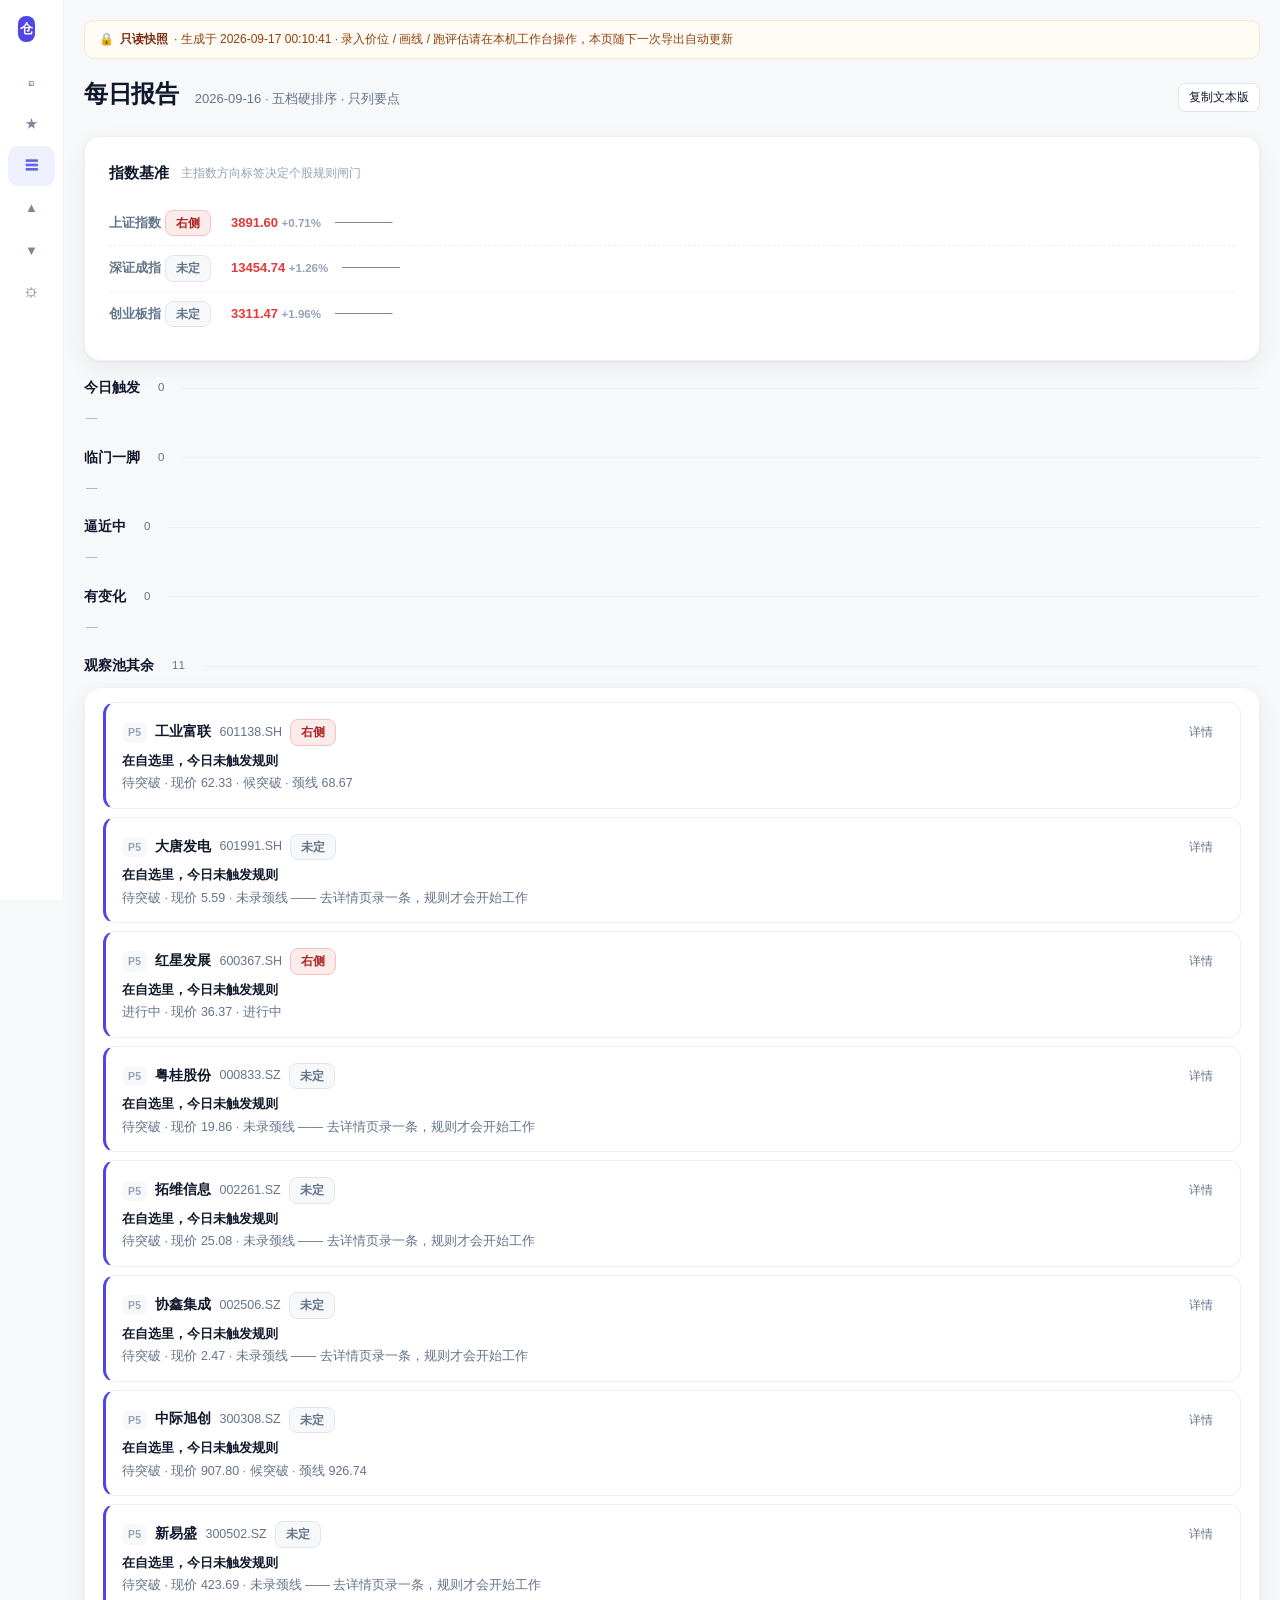
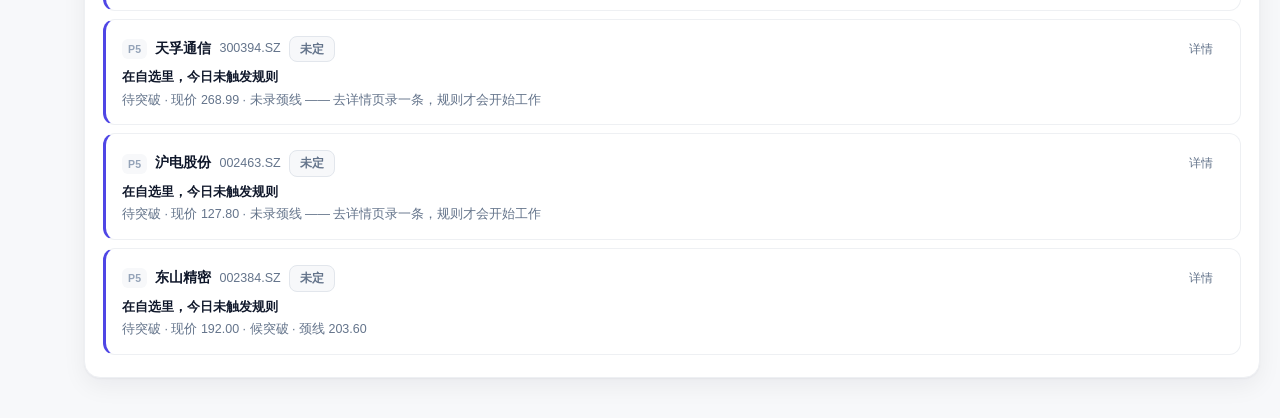
<file: report.html>
<!DOCTYPE html>
<html lang="zh-CN">
<head>
<meta charset="utf-8">
<meta name="viewport" content="width=device-width, initial-scale=1">
<title>每日报告 · 仓位管家</title>
<link rel="stylesheet" href="assets/app.css?v=20260917001041">
</head>
<body>
<div class="app">
  <aside class="side" id="side"></aside>
  <main class="main">

    <div class="page-h">
      <h1>每日报告</h1>
      <span class="sub" id="sub">五档硬排序 · 只列要点，不复述附件</span>
      <span class="right toolbar">
        <button class="btn sm" id="btnCopy">复制文本版</button>
        <button class="btn sm primary" id="btnEval">重跑评估</button>
      </span>
    </div>

    <div class="card" style="margin-bottom:16px" id="idxCard">
      <div class="card-h"><h2>指数基准</h2>
        <span class="sub">主指数方向标签决定个股规则闸门</span></div>
      <div id="indices"></div>
    </div>

    <div id="tiers"></div>

  </main>
</div>

<script src="data/data.js?v=20260917001041"></script>
<script src="assets/app.js?v=20260917001041"></script>
<script>
let R = null;

function renderIdx(list) {
  $("#indices").innerHTML = list.map(x => `
    <div class="kv" style="padding:9px 0">
      <span class="k" style="min-width:110px"><b>${esc(x.name)}</b> ${lab2(x.label_cn)}</span>
      <span class="v" style="flex:1;display:flex;align-items:center;gap:14px">
        <span class="${pctClass(x.pct_chg)}" style="font-weight:600;min-width:80px">${n(x.close, 2)}
          <span class="tiny">${sgn(x.pct_chg, 2)}</span></span>
        <span class="mono" style="color:var(--t2)">${esc(x.bar || "")}</span>
      </span>
    </div>`).join("");
}
function lab2(cn) {
  const map = { "右侧": "right", "筑底": "base", "左侧": "left", "未定": "undecided" };
  const k = map[cn] || "undecided";
  return `<span class="lab ${k}">${esc(cn || "未定")}</span>`;
}

function renderTiers(tiers) {
  const box = $("#tiers");
  const total = tiers.reduce((a, t) => a + t.items.length, 0);
  if (!total) return box.innerHTML = `<div class="card">${emptyBox("今日无信号")}</div>`;
  box.innerHTML = tiers.map(t => `
    <div class="tier">
      <div class="tier-h">
        <b>${esc(t.name)}</b><span class="cnt">${t.items.length}</span><span class="ln"></span>
        ${t.no === 1 && t.items.length ? `<span class="chip up">需今日处理</span>` : ""}
      </div>
      ${t.items.length ? `<div class="card" style="padding:14px 18px">
        ${t.items.map(s => `<div class="alert p${s.priority}" style="margin-bottom:8px;box-shadow:none">
          <div class="h"><span class="pri p${s.priority}">P${s.priority}</span>
            <b>${esc(s.name)}</b><span class="nm cd">${esc(s.code)}</span>
            <span class="tiny">${lab2(s.label_cn)}</span>
            <span class="act">
              <a class="btn sm ghost" href="detail.html?code=${encodeURIComponent(s.code)}">详情</a></span></div>
          <div class="h" style="margin:2px 0"><b style="font-size:12.5px">${esc(s.title)}</b></div>
          ${s.detail ? `<div class="d">${esc(s.detail)}</div>` : ""}
        </div>`).join("")}
      </div>` : `<div class="tiny" style="padding-left:2px">—</div>`}
    </div>`).join("");
}

function textVersion() {
  if (!R) return "";
  const L = [];
  L.push(`【仓位管家日报】${R.date || ""}`);
  L.push("");
  L.push("■ 指数基准");
  (R.indices || []).forEach(x => L.push(
    `・${x.name} ${x.label_cn || "未定"}  ${n(x.close, 2)} ${sgn(x.pct_chg, 2)}  ${x.bar || ""}`));
  L.push("");
  (R.tiers || []).forEach(t => {
    if (!t.items.length) return;
    L.push(`■ ${t.name}（${t.items.length}）`);
    t.items.forEach(s => {
      L.push(`・[P${s.priority}] ${s.name} ${s.code} — ${s.title}`);
      if (s.detail) L.push(`　${s.detail}`);
    });
    L.push("");
  });
  if (R.has_p1) L.push("⚠ 存在 P1 级别提示，请优先处理。");
  L.push("");
  L.push("—— 仓位管家（判断由人做，系统只做数学比较与查表）");
  return L.join("\n");
}

async function load() {
  const r = await api("/api/report");
  R = r;
  $("#sub").textContent = `${r.date || "—"} · 五档硬排序 · 只列要点`;
  renderIdx(r.indices || []); renderTiers(r.tiers || []);
}
$("#btnCopy").onclick = () => { const t = textVersion(); copyText(t); };
$("#btnEval").onclick = async () => {
  const b = $("#btnEval"); b.disabled = true; b.textContent = "评估中…";
  try { await post("/api/evaluate", {}); toast("已重跑"); await load(); }
  catch (e) { toast("失败：" + e.message, true); } finally { b.disabled = false; b.textContent = "重跑评估"; }
};

mountNav("/report");
load().catch(e => toast("加载失败：" + e.message, true));
</script>
</body>
</html>
</file>
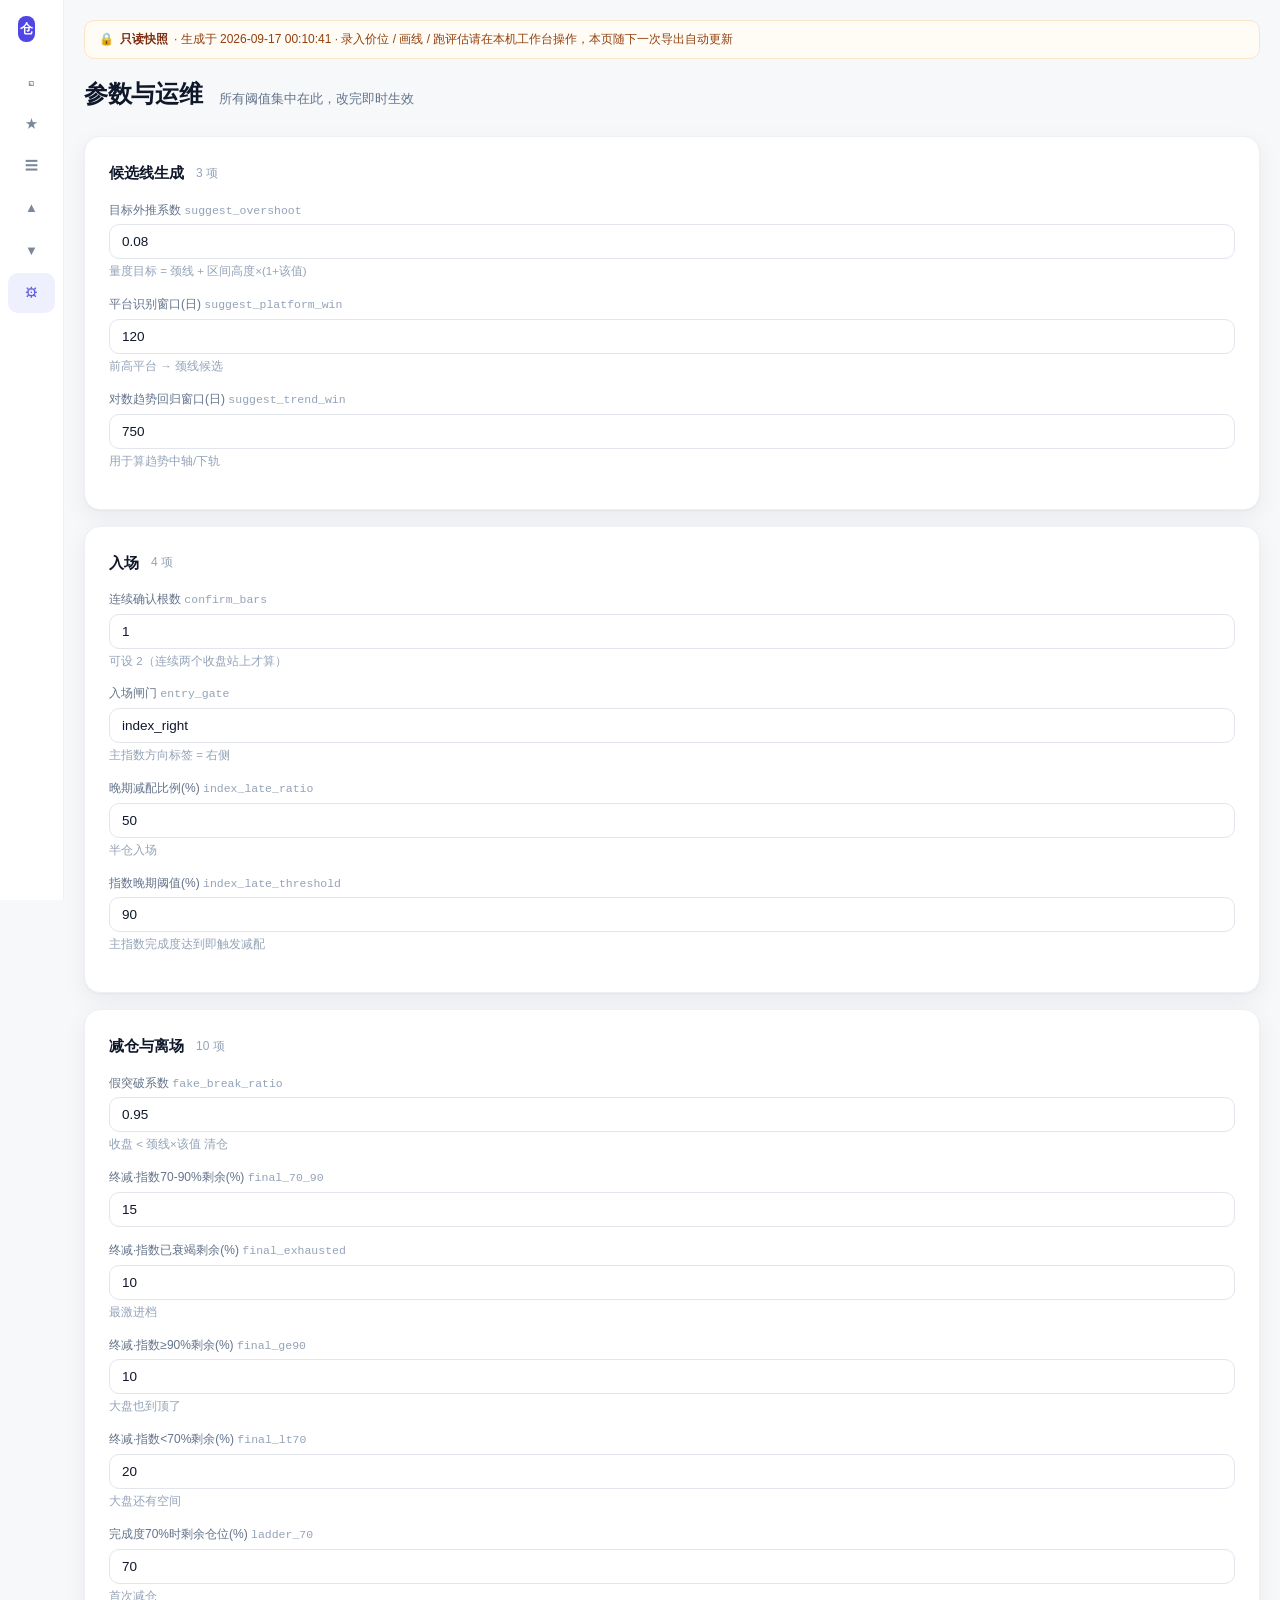
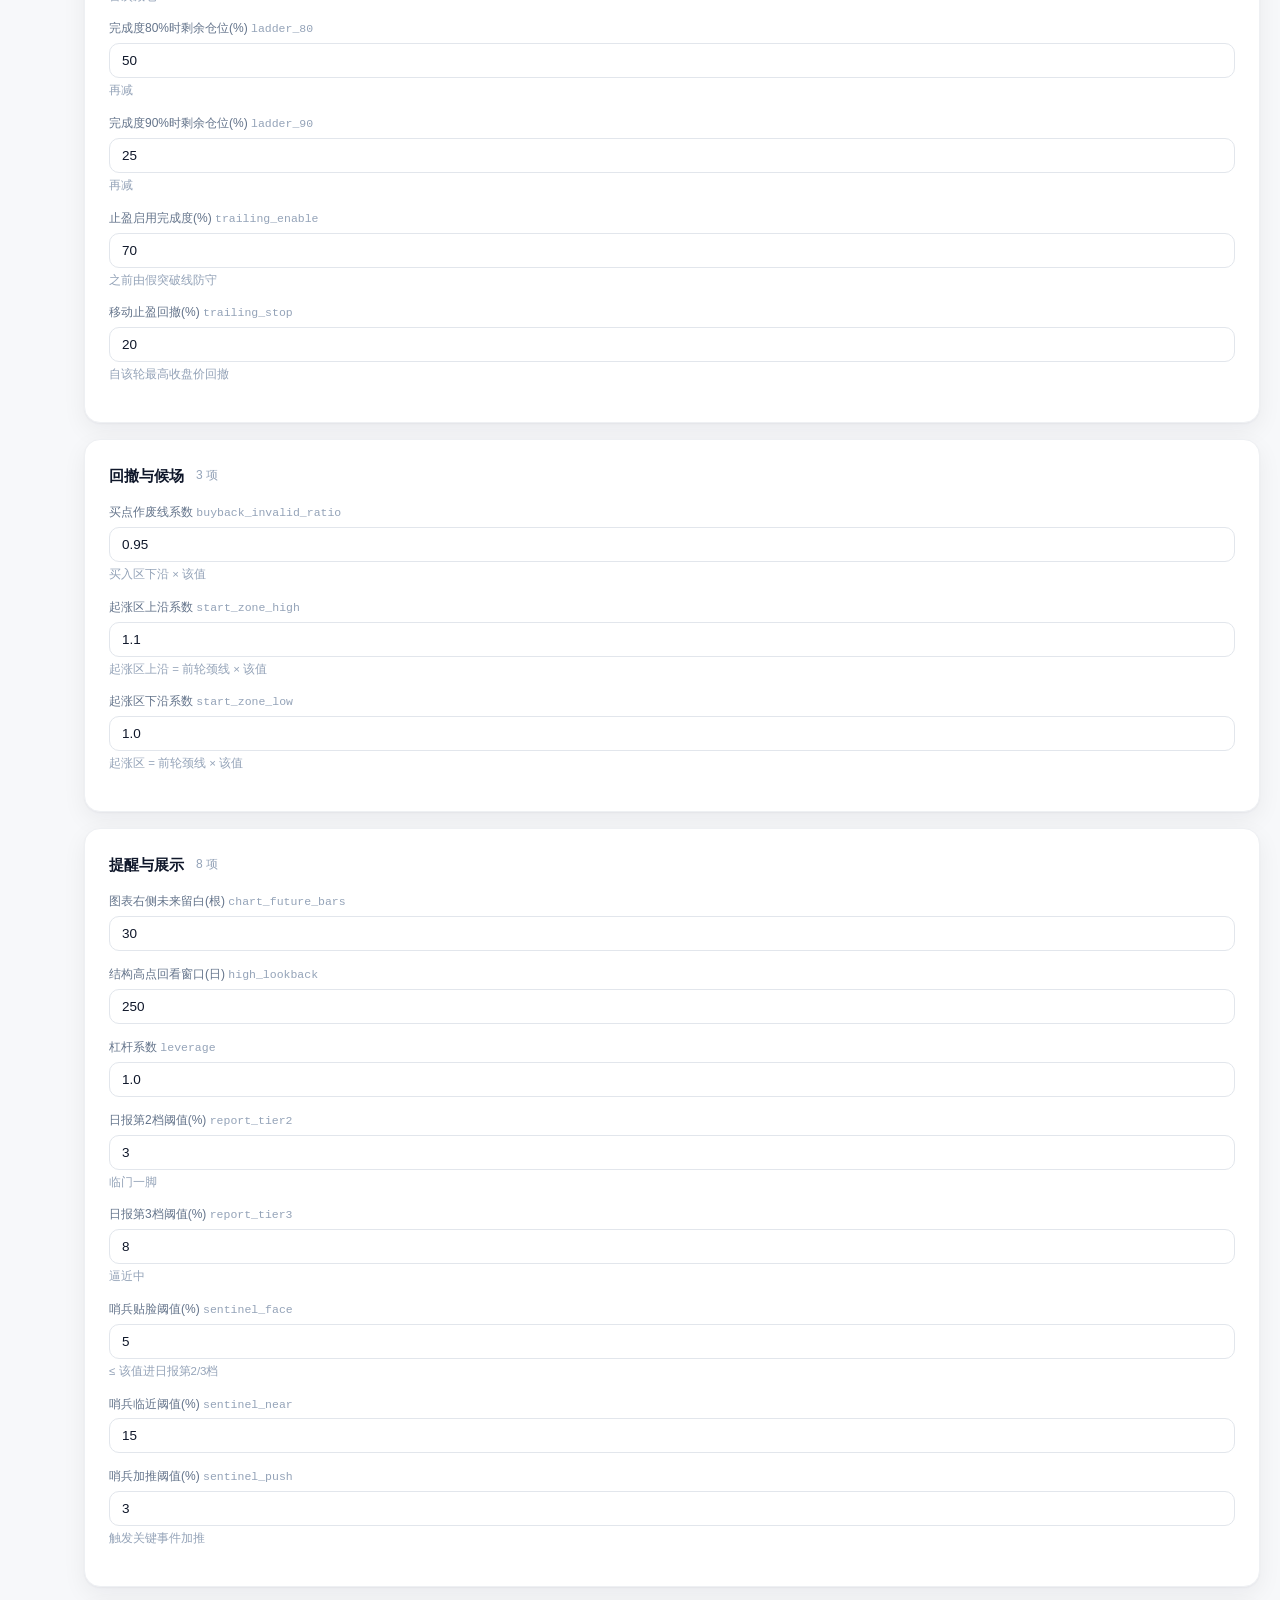
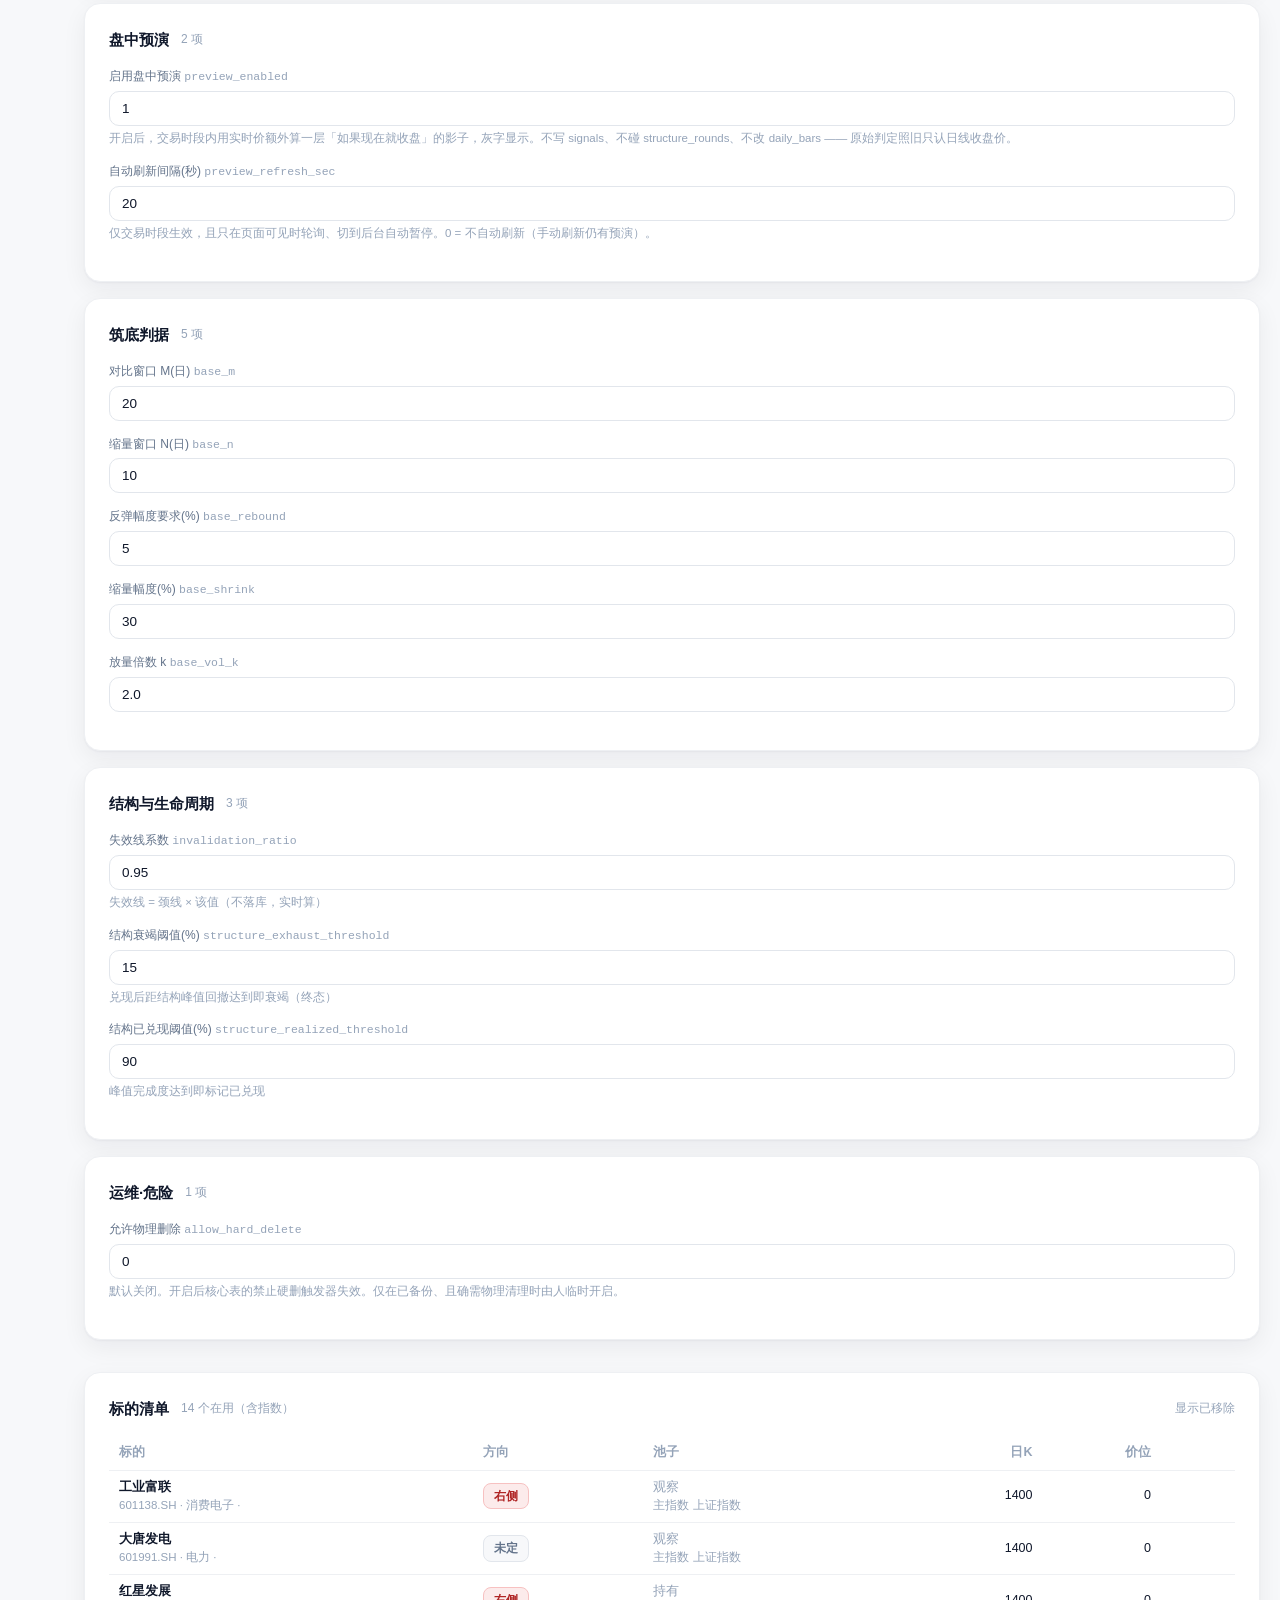
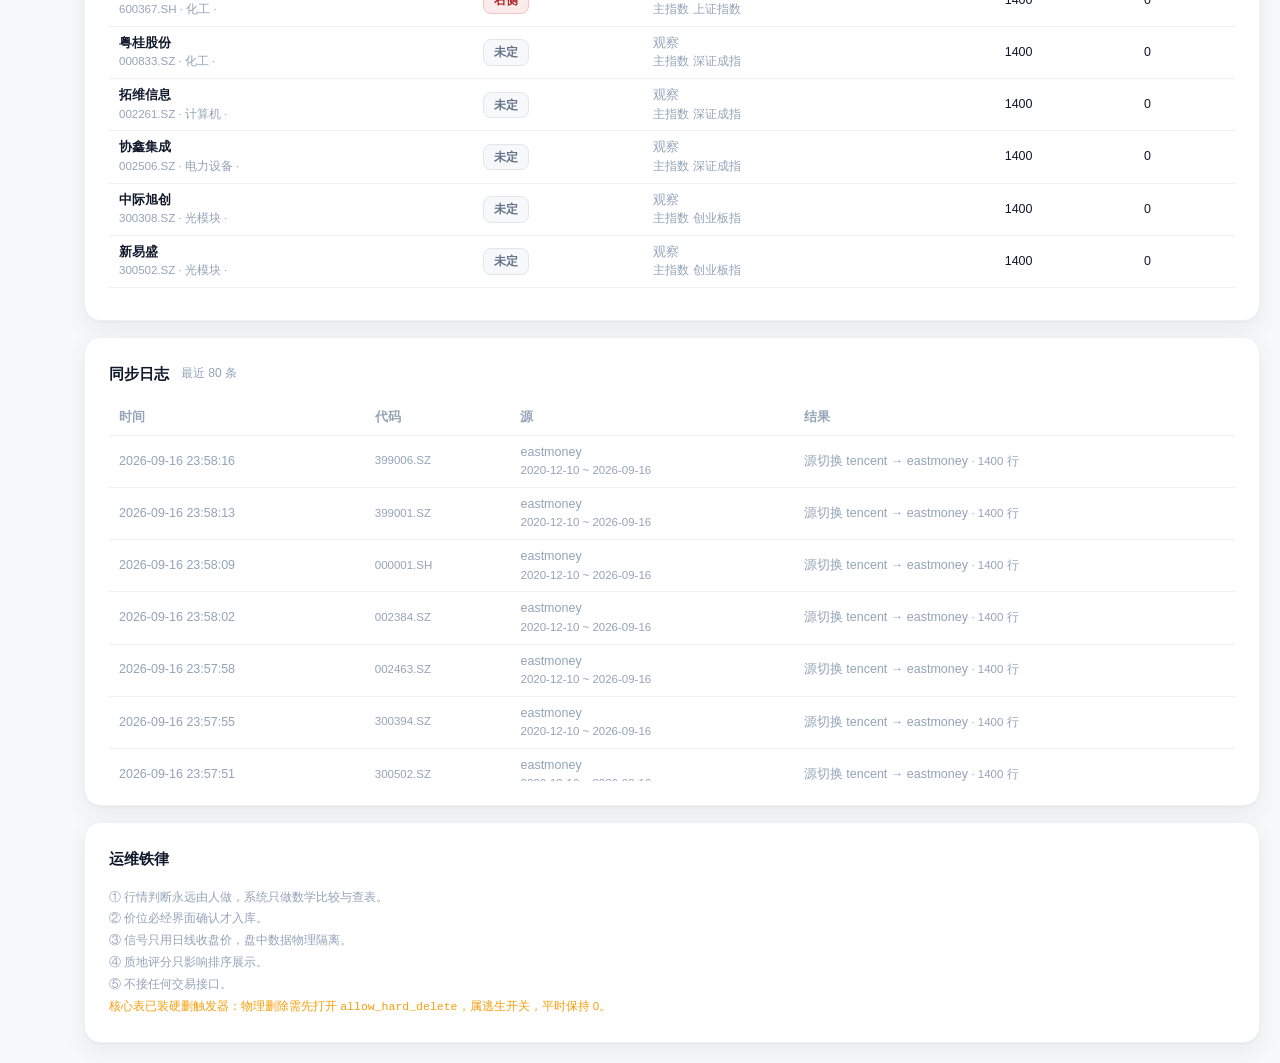
<file: settings.html>
<!DOCTYPE html>
<html lang="zh-CN">
<head>
<meta charset="utf-8">
<meta name="viewport" content="width=device-width, initial-scale=1">
<title>参数与运维 · 仓位管家</title>
<link rel="stylesheet" href="assets/app.css?v=20260917001041">
</head>
<body>
<div class="app">
  <aside class="side" id="side"></aside>
  <main class="main">

    <div class="page-h">
      <h1>参数与运维</h1>
      <span class="sub">所有阈值集中在此，改完即时生效</span>
      <span class="right toolbar">
        <button class="btn sm ghost" id="btnReload">重新载入</button>
        <button class="btn sm primary" id="btnSave">保存改动</button>
      </span>
    </div>

    <div class="grid2" style="align-items:start">
      <div id="groups"></div>
      <div>
        <div class="card" style="margin-bottom:16px">
          <div class="card-h"><h2>标的清单</h2><span class="sub" id="instSub"></span>
            <span class="right toolbar">
              <label class="tiny" style="display:flex;align-items:center;gap:5px;cursor:pointer">
                <input type="checkbox" id="showRemoved" style="width:auto"> 显示已移除
              </label>
              <button class="btn sm primary" id="btnAddInst">+ 添加自选</button>
            </span></div>
          <div id="insts" style="max-height:460px;overflow:auto"></div>
        </div>
        <div class="card" style="margin-bottom:16px">
          <div class="card-h"><h2>同步日志</h2><span class="sub">最近 80 条</span>
            <span class="right"><button class="btn sm" id="btnSyncAll">全量同步</button></span></div>
          <div id="logs" style="max-height:380px;overflow:auto"></div>
        </div>
        <div class="card">
          <div class="card-h"><h2>运维铁律</h2></div>
          <div class="tiny" style="line-height:1.9">
            ① 行情判断永远由人做，系统只做数学比较与查表。<br>
            ② 价位必经界面确认才入库。<br>
            ③ 信号只用日线收盘价，盘中数据物理隔离。<br>
            ④ 质地评分只影响排序展示。<br>
            ⑤ 不接任何交易接口。<br>
            <span style="color:var(--warn)">核心表已装硬删触发器：物理删除需先打开 <code>allow_hard_delete</code>，属逃生开关，平时保持 0。</span>
          </div>
        </div>
      </div>
    </div>

  </main>
</div>
<script src="data/data.js?v=20260917001041"></script>
<script src="assets/app.js?v=20260917001041"></script>
<script>
let G = {}, CHANGES = {}, SHOW_REMOVED = false;

function field(r) {
  const k = r.key, v = r.value;
  if (r.type === "bool")
    return `<select data-k="${k}">
      <option value="1" ${String(v) === "1" ? "selected" : ""}>开（1）</option>
      <option value="0" ${String(v) !== "1" ? "selected" : ""}>关（0）</option></select>`;
  return `<input data-k="${k}" value="${esc(v)}" class="mono">`;
}

function renderGroups() {
  const keys = Object.keys(G).sort();
  $("#groups").innerHTML = keys.map(g => `
    <div class="card" style="margin-bottom:16px" data-g="${esc(g)}">
      <div class="card-h"><h2>${esc(g)}</h2><span class="sub">${G[g].length} 项</span></div>
      ${G[g].map(r => `<div class="field">
        <label>${esc(r.label || r.key)} <code class="tiny">${esc(r.key)}</code></label>
        ${field(r)}
        ${r.note ? `<div class="tiny" style="margin-top:4px">${esc(r.note)}</div>` : ""}
      </div>`).join("")}
    </div>`).join("");
  $$("#groups input,#groups select").forEach(el => el.oninput = el.onchange = () => {
    CHANGES[el.dataset.k] = el.value;
    $("#btnSave").textContent = `保存改动（${Object.keys(CHANGES).length}）`;
  });
}

async function loadSettings() {
  const r = await api("/api/settings");
  G = r.groups || {}; CHANGES = {};
  $("#btnSave").textContent = "保存改动";
  renderGroups();
}

async function loadInsts() {
  const r = await api("/api/instruments" + (SHOW_REMOVED ? "?include_removed=1" : ""));
  const items = r.items || [];
  const off = items.filter(x => x.active === 0).length;
  const on = items.length - off;
  $("#instSub").textContent = `${on} 个在用${off ? ` · ${off} 个已移除` : ""}（含指数）`;
  $("#insts").innerHTML = `<table class="tbl mini"><thead><tr>
    <th>标的</th><th>方向</th><th>池子</th>
    <th style="text-align:right">日K</th><th style="text-align:right">价位</th>
    <th style="width:74px"></th></tr></thead><tbody>
    ${items.map(x => `<tr ${x.active === 0 ? 'style="opacity:.45"' : ""}>
      <td><a href="detail.html?code=${encodeURIComponent(x.code)}"><b>${esc(x.name)}</b></a>
        <div class="cd">${esc(x.code)} · ${esc(x.sector || "")}
          · ${esc(x.type === "index" ? "指数" : "")}${x.active === 0 ? " · 已移除" : ""}</div></td>
      <td>${x.type === "index" ? "—" : lab(x.direction_label)}</td>
      <td class="tiny">${esc(POOL_CN[x.pool] || x.pool || "—")}
        ${x.primary_index ? `<div class="cd">主指数 ${esc(x.primary_index)}</div>` : ""}</td>
      <td class="n" style="text-align:right">${x.bars || 0}</td>
      <td class="n" style="text-align:right">${x.levels || 0}</td>
      <td style="text-align:right">${x.active === 0
        ? `<button class="btn sm ghost" data-add="${esc(x.code)}">加回</button>`
        : (x.type === "index"
            ? `<span class="tiny" title="基准指数不支持移除">基准</span>`
            : `<button class="btn sm ghost" data-rm="${esc(x.code)}" data-nm="${esc(x.name)}">移除</button>`)}</td>
    </tr>`).join("")}
    </tbody></table>
    <div class="tiny" style="padding:10px 4px 2px;line-height:1.8">
      移除是<b>软删</b>：标的从看板/日报/清单/线上快照消失，也不再提醒，
      但已录价位与历史日K<b>全部保留</b> —— 加回来即恢复。
    </div>`;
  $$("#insts [data-rm]").forEach(b => b.onclick = () =>
    confirmRemoveInstrument(b.dataset.rm, b.dataset.nm, loadInsts));
  $$("#insts [data-add]").forEach(b => b.onclick = async () => {
    // "加回" 走同一个添加接口：后端发现是已存在但被移除的行 → 复活（不新建、历史接上）
    try {
      const r = await post("/api/watchlist_add", { code: b.dataset.add, sync: true });
      if (r.error) throw new Error(r.error);
      toast(`已恢复 ${r.name}（${r.code}）`);
      await loadInsts();
    } catch (e) { toast("恢复失败：" + e.message, true); }
  });
}

async function loadLogs() {
  const r = await api("/api/sync_log");
  if (!r.items.length) return $("#logs").innerHTML = emptyBox("暂无同步记录");
  $("#logs").innerHTML = `<table class="tbl mini"><thead><tr>
    <th>时间</th><th>代码</th><th>源</th><th>结果</th></tr></thead><tbody>
    ${r.items.map(x => `<tr>
      <td class="tiny">${esc(x.created_at || "")}</td>
      <td class="cd">${esc(x.code || "")}</td>
      <td class="tiny">${esc(x.source || "")
        }${x.from_date ? `<div class="cd">${esc(x.from_date)} ~ ${esc(x.to_date || "")}</div>` : ""}</td>
      <td class="tiny">${x.ok === 0 ? `<span class="chip up">失败</span> ` : ""}${esc(x.message || "")}
        ${x.rows ? `<span class="cd">· ${x.rows} 行</span>` : ""}</td></tr>`).join("")}
    </tbody></table>`;
}

$("#btnSave").onclick = async () => {
  const ks = Object.keys(CHANGES);
  if (!ks.length) return toast("没有改动");
  try { await post("/api/settings", { changes: CHANGES });
        toast(`已保存 ${ks.length} 项`); await loadSettings(); } catch (e) { }
};
$("#btnReload").onclick = () => loadSettings();
$("#btnSyncAll").onclick = async () => {
  const b = $("#btnSyncAll"); b.disabled = true; b.textContent = "同步中…";
  try { const r = await post("/api/sync", {});
    const bad = (r.results || []).filter(x => x.error);
    toast(bad.length ? `完成，${bad.length} 只失败` : "全量同步完成", !!bad.length);
    await loadLogs(); await loadInsts();
  } catch (e) { toast("失败：" + e.message, true); }
  finally { b.disabled = false; b.textContent = "全量同步"; }
};

$("#btnAddInst").onclick = () => openAddInstrument(async () => { await loadInsts(); await loadLogs(); });
$("#showRemoved").onchange = e => { SHOW_REMOVED = e.target.checked; loadInsts(); };

mountNav("/settings");
Promise.all([loadSettings(), loadInsts(), loadLogs()])
  .catch(e => toast("加载失败：" + e.message, true));
</script>
</body>
</html>
</file>
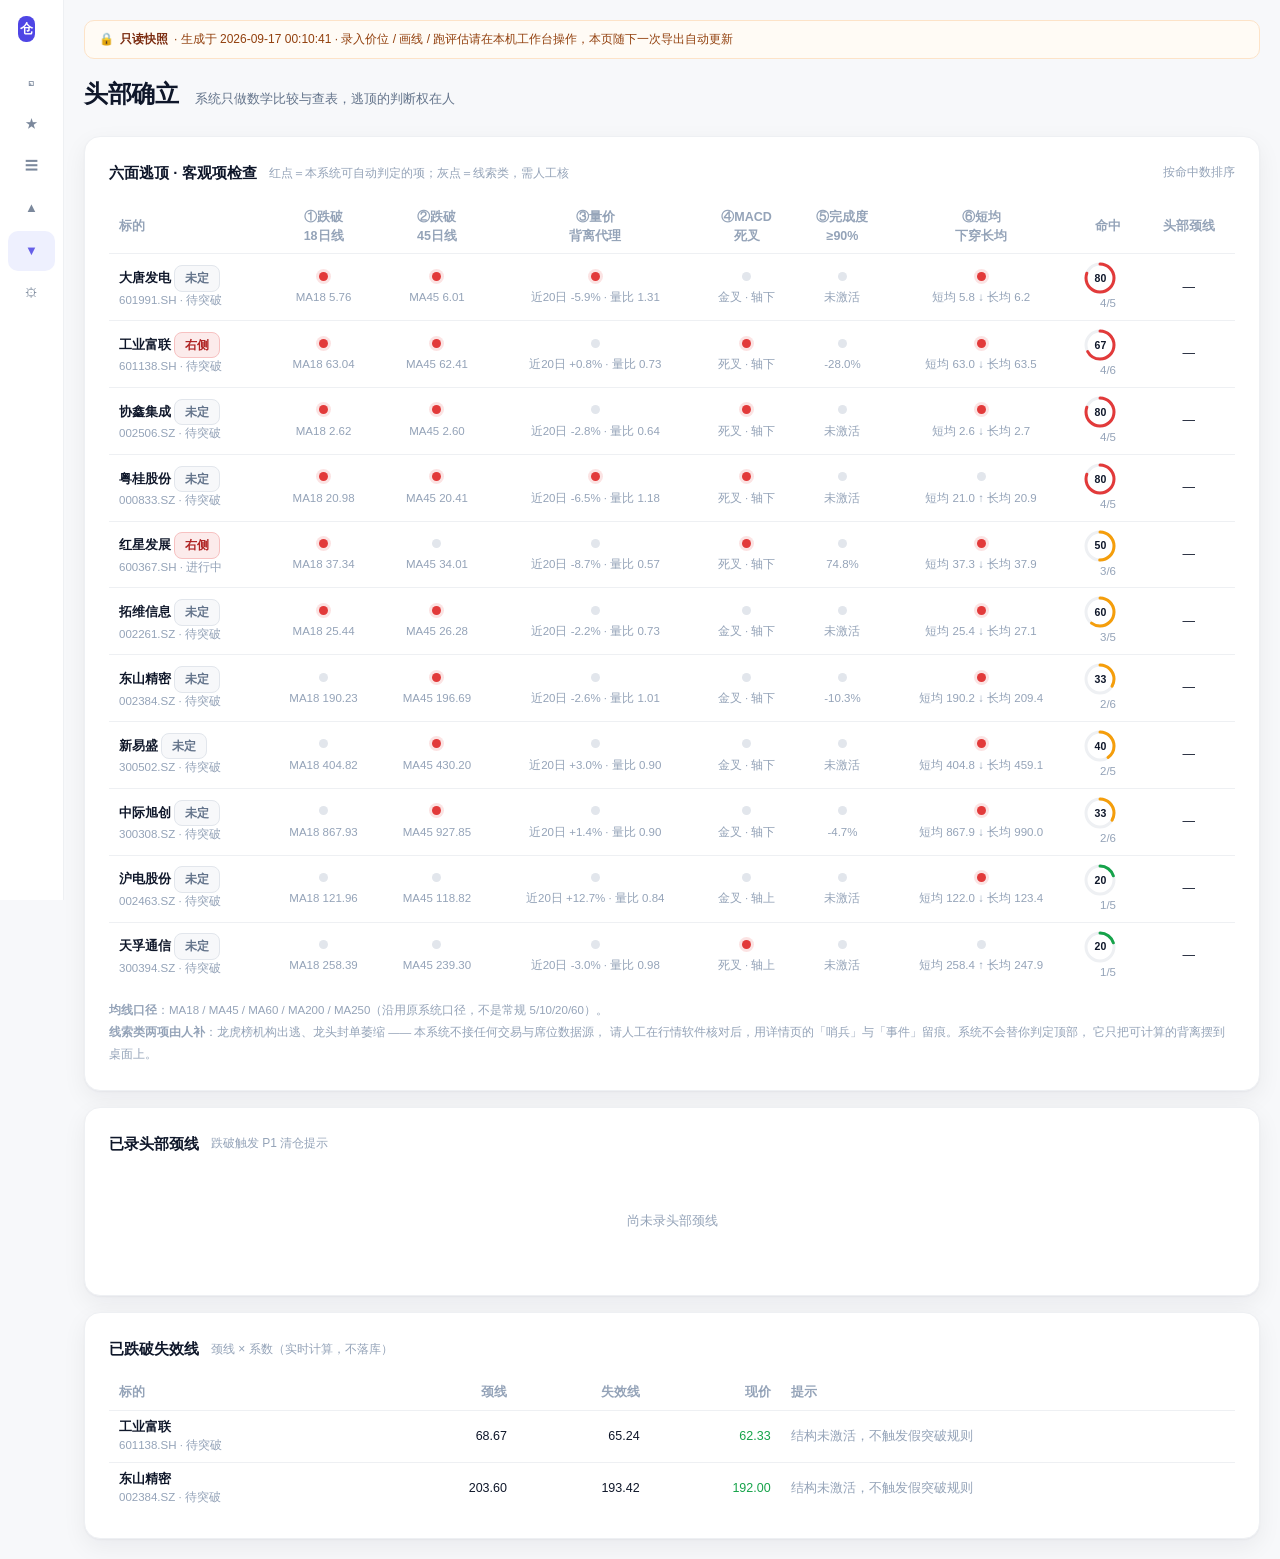
<file: top.html>
<!DOCTYPE html>
<html lang="zh-CN">
<head>
<meta charset="utf-8">
<meta name="viewport" content="width=device-width, initial-scale=1">
<title>头部确立 · 仓位管家</title>
<link rel="stylesheet" href="assets/app.css?v=20260917001041">
<style>
  .dot { display:inline-block; width:9px; height:9px; border-radius:50%; background:var(--line-2); }
  .dot.hit { background:var(--up); box-shadow:0 0 0 3px rgba(226,58,58,.14); }
  .dot.na { background:#E2E6EC; }
  .chk th { text-align:center; }
  .chk td { text-align:center; }
  .chk th:first-child, .chk td:first-child { text-align:left; }
</style>
</head>
<body>
<div class="app">
  <aside class="side" id="side"></aside>
  <main class="main">

    <div class="page-h">
      <h1>头部确立</h1>
      <span class="sub">系统只做数学比较与查表，逃顶的判断权在人</span>
      <span class="right toolbar">
        <button class="btn sm ghost" id="btnReload">刷新</button>
        <button class="btn sm primary" id="btnEval">重跑评估</button>
      </span>
    </div>

    <div class="card" style="margin-bottom:16px">
      <div class="card-h"><h2>六面逃顶 · 客观项检查</h2>
        <span class="sub">红点＝本系统可自动判定的项；灰点＝线索类，需人工核</span>
        <span class="right"><span class="tiny">按命中数排序</span></span></div>
      <div style="overflow:auto"><table class="tbl mini chk" id="chk">
        <thead><tr>
          <th>标的</th>
          <th title="收盘 < MA18">①跌破<br>18日线</th>
          <th title="收盘 < MA45">②跌破<br>45日线</th>
          <th title="近20日下跌且量能放大（代理指标）">③量价<br>背离代理</th>
          <th title="DIF < DEA">④MACD<br>死叉</th>
          <th title="完成度 ≥ 90%，已到量度目标">⑤完成度<br>≥90%</th>
          <th title="MA18 下穿 MA60">⑥短均<br>下穿长均</th>
          <th>命中</th>
          <th>头部颈线</th>
        </tr></thead>
        <tbody></tbody>
      </table></div>
      <div class="tiny" style="margin-top:12px;line-height:1.9">
        <b>均线口径</b>：MA18 / MA45 / MA60 / MA200 / MA250（沿用原系统口径，不是常规 5/10/20/60）。<br>
        <b>线索类两项由人补</b>：龙虎榜机构出逃、龙头封单萎缩 —— 本系统不接任何交易与席位数据源，
        请人工在行情软件核对后，用详情页的「哨兵」与「事件」留痕。系统不会替你判定顶部，
        它只把可计算的背离摆到桌面上。
      </div>
    </div>

    <div class="grid2" style="align-items:baseline">
      <div id="topNeck"></div>
      <div id="broken"></div>
    </div>

  </main>
</div>
<script src="data/data.js?v=20260917001041"></script>
<script src="assets/app.js?v=20260917001041"></script>
<script>
let ROWS = [];

function checks(r) {
  const v = r.vol || {}, m = r.mas || {};
  const ma18 = m["18"], ma45 = m["45"], ma60 = m["60"], ma200 = m["200"], ma250 = m["250"];
  const short = (ma18 != null && ma60 != null) ? (ma18 < ma60) : null;
  const c = [
    { k: "①", ok: (ma18 != null && r.close != null) ? r.close < ma18 : null,
      txt: ma18 != null ? `MA18 ${n(ma18, 2)}` : "无数据" },
    { k: "②", ok: (ma45 != null && r.close != null) ? r.close < ma45 : null,
      txt: ma45 != null ? `MA45 ${n(ma45, 2)}` : "无数据" },
    { k: "③", ok: (r.r20 != null && v.ratio5_20 != null) ? (r.r20 < 0 && v.ratio5_20 > 1.15) : null,
      txt: `近20日 ${sgn(r.r20, 1)} · 量比 ${v.ratio5_20 != null ? n(v.ratio5_20, 2) : "—"}` },
    { k: "④", ok: r.macd_cross ? (r.macd_cross === "死叉") : null,
      txt: `${r.macd_cross || "—"} · ${r.macd_axis || "—"}` },
    { k: "⑤", ok: r.completion != null ? r.completion >= 90 : null,
      txt: r.completion != null ? n(r.completion, 1) + "%" : "未激活" },
    { k: "⑥", ok: short, txt: (ma18 != null && ma60 != null)
      ? `短均 ${n(ma18, 1)} ${short ? "↓" : "↑"} 长均 ${n(ma60, 1)}` : "无数据" },
  ];
  return c;
}

function render() {
  const rows = ROWS.filter(r => !r.empty).map(r => {
    const cs = checks(r);
    const hits = cs.filter(x => x.ok === true).length;
    const avail = cs.filter(x => x.ok !== null).length;
    return Object.assign({}, r, { cs: cs, hits: hits, avail: avail,
      score: avail ? hits / avail * 100 : 0 });
  }).sort((a, b) => b.hits - a.hits || a.name.localeCompare(b.name, "zh"));

  $("#chk tbody").innerHTML = rows.map(r => {
    const col = r.score >= 66 ? "var(--up)" : r.score >= 33 ? "var(--warn)" : "var(--down)";
    return `<tr data-code="${r.code}">
      <td><a href="detail.html?code=${encodeURIComponent(r.code)}"><b>${esc(r.name)}</b></a>
        ${lab(r.label, r.code)}<div class="cd">${esc(r.code)} · ${esc(r.phase_cn || "")}</div></td>
      ${r.cs.map(c => `<td><span class="dot ${c.ok === true ? "hit" : c.ok === null ? "na" : ""}"
          title="${esc(c.txt)}"></span><div class="tiny" style="margin-top:2px">${esc(c.txt)}</div></td>`).join("")}
      <td>${ring(r.score, 34, col)}<div class="tiny">${r.hits}/${r.avail}</div></td>
      <td class="n">${r.top_neckline ? n(r.top_neckline.price, 2) : "—"}</td>
    </tr>`;
  }).join("");

  const tn = rows.filter(r => r.top_neckline);
  $("#topNeck").innerHTML = card("已录头部颈线", "跌破触发 P1 清仓提示",
    tn.length ? `<table class="tbl mini"><thead><tr><th>标的</th>
      <th style="text-align:right">头部颈线</th><th style="text-align:right">现价</th>
      <th style="text-align:right">距离</th><th>状态</th></tr></thead><tbody>
      ${tn.map(r => {
        const d = (r.close / r.top_neckline.price - 1) * 100;
        const broke = r.close < r.top_neckline.price;
        return `<tr data-code="${r.code}">
          <td><a href="detail.html?code=${encodeURIComponent(r.code)}"><b>${esc(r.name)}</b></a>
            <div class="cd">${esc(r.code)}</div></td>
          <td class="n" style="text-align:right">${n(r.top_neckline.price, 2)}</td>
          <td class="n" style="text-align:right">${n(r.close, 2)}</td>
          <td class="n ${broke ? "down" : ""}" style="text-align:right">${sgn(d, 1)}</td>
          <td>${broke ? `<span class="chip down">已跌破</span>` : `<span class="chip flat">观察中</span>`}</td>
        </tr>`;
      }).join("")}</tbody></table>` : emptyBox("尚未录头部颈线"));

  const br = rows.filter(r => r.invalidation != null && r.close != null && r.close < r.invalidation);
  $("#broken").innerHTML = card("已跌破失效线", "颈线 × 系数（实时计算，不落库）",
    br.length ? `<table class="tbl mini"><thead><tr><th>标的</th>
      <th style="text-align:right">颈线</th><th style="text-align:right">失效线</th>
      <th style="text-align:right">现价</th><th>提示</th></tr></thead><tbody>
      ${br.map(r => `<tr data-code="${r.code}">
        <td><a href="detail.html?code=${encodeURIComponent(r.code)}"><b>${esc(r.name)}</b></a>
          <div class="cd">${esc(r.code)} · ${esc(r.phase_cn || "")}</div></td>
        <td class="n" style="text-align:right">${n(r.neckline, 2)}</td>
        <td class="n" style="text-align:right">${n(r.invalidation, 2)}</td>
        <td class="n down" style="text-align:right">${n(r.close, 2)}</td>
        <td class="tiny">${r.phase === "active" || r.phase === "realized"
          ? "假突破条件成立（仅持有状态生效）" : "结构未激活，不触发假突破规则"}</td>
      </tr>`).join("")}</tbody></table>` : emptyBox("没有标的跌破失效线"));

  $$("#chk tbody tr[data-code],#topNeck tr[data-code],#broken tr[data-code]")
    .forEach(tr => tr.onclick = e => { if (!e.target.closest("a")) location.href = "detail.html?code=" + encodeURIComponent(tr.dataset.code); });
}

async function load() {
  const d = await api("/api/dashboard");
  ROWS = d.rows || [];
  render(); paintFoot(d.meta); bindLabelPicker(d, load);
}
$("#btnReload").onclick = () => load();
$("#btnEval").onclick = async () => {
  const b = $("#btnEval"); b.disabled = true; b.textContent = "评估中…";
  try { await post("/api/evaluate", {}); toast("已重跑"); await load(); }
  catch (e) { toast("失败：" + e.message, true); } finally { b.disabled = false; b.textContent = "重跑评估"; }
};
mountNav("/top");
load().catch(e => toast("加载失败：" + e.message, true));
</script>
</body>
</html>
</file>
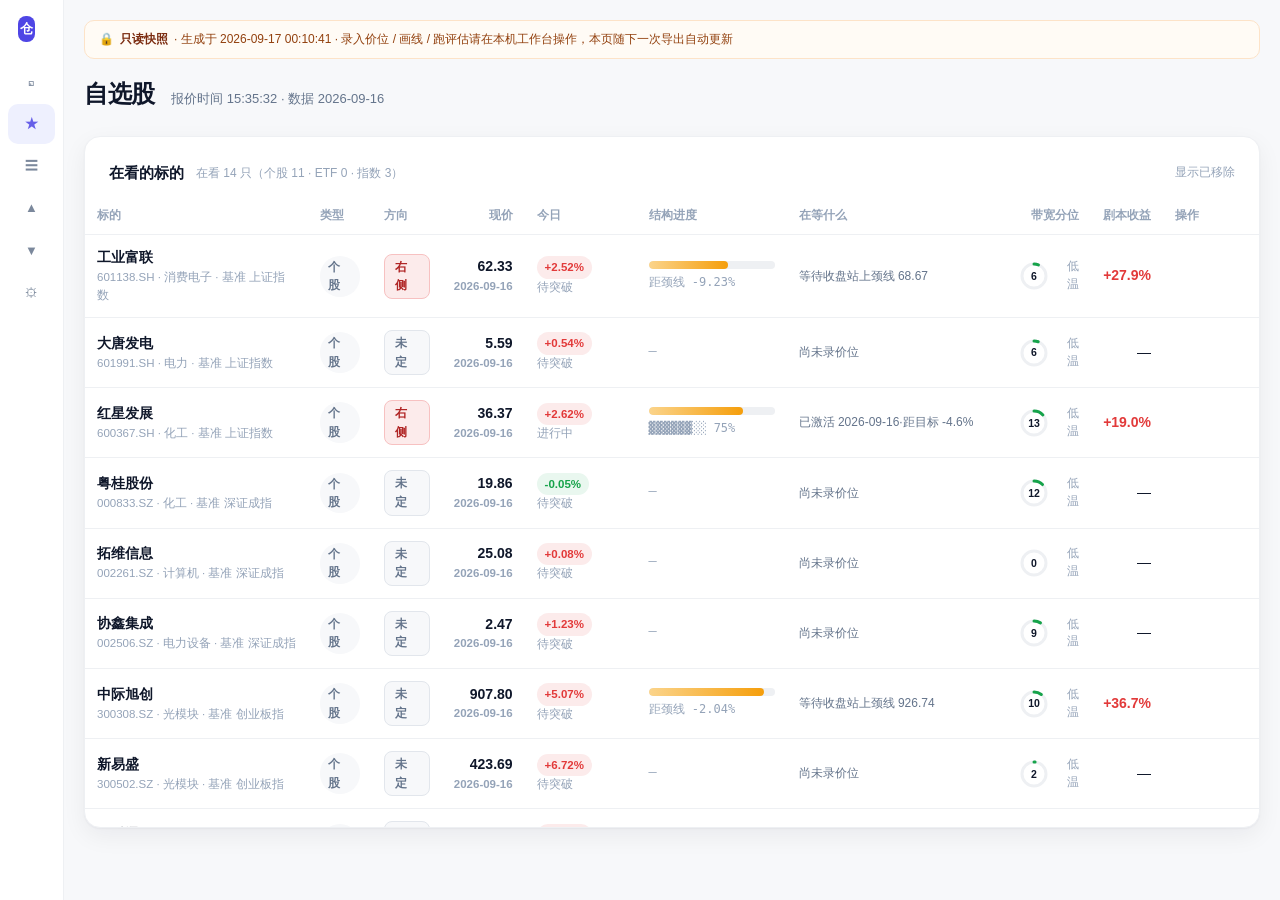
<file: watchlist.html>
<!DOCTYPE html>
<html lang="zh-CN">
<head>
<meta charset="utf-8">
<meta name="viewport" content="width=device-width, initial-scale=1">
<title>自选股 · 仓位管家</title>
<link rel="stylesheet" href="assets/app.css?v=20260917001041">
</head>
<body>
<div class="app">
  <aside class="side" id="side"></aside>
  <main class="main">

    <div class="page-h">
      <h1>自选股</h1>
      <span class="sub" id="pgSub">加进来就会自动联动到看板 / 日报 / 突破 / 头部</span>
      <span class="right toolbar">
        <span id="pvSlot"></span>
        <button class="btn sm" id="btnEval">跑一遍评估</button>
        <button class="btn sm primary" id="btnSync">同步日K</button>
      </span>
    </div>

    <!-- 加：搜全市场（沪深个股 / ETF·基金 / 指数） -->
    <div class="card" id="addCard" style="margin-bottom:20px">
      <div class="card-h">
        <h2>添加标的</h2>
        <span class="sub">沪深个股 · ETF/基金 · 指数 —— 搜代码、名称或拼音首字母</span>
        <span class="right"><button class="btn sm primary" id="btnAdd">+ 添加自选</button></span>
      </div>
      <input id="kw" class="mono" style="width:100%;margin-top:4px"
             placeholder="茅台 / 600519 / GZMT / 沪深300ETF / 159915" autocomplete="off">
      <div id="kwPanel" class="sympanel"></div>
      <div class="tiny" style="margin-top:8px">
        加进来会顺手<b>拉日K + 跑一次评估</b>，所以会慢一两秒；
        之后它就会出现在看板的态势列表、每日报告的「观察池其余」、
        突破确立与头部确立的相应分段里。港股 / 新三板 / 债券不在收录范围。
      </div>
    </div>

    <!-- 清单 -->
    <div class="card pad0">
      <div class="card-h" style="padding:24px 24px 0;margin-bottom:12px">
        <h2>在看的标的</h2>
        <span class="sub" id="listSub"></span>
        <span class="right">
          <label class="tiny" style="display:inline-flex;align-items:center;gap:5px;cursor:pointer">
            <input type="checkbox" id="showRemoved"> 显示已移除
          </label>
        </span>
      </div>
      <div style="overflow:auto;max-height:70vh">
        <table class="tbl" id="tbl">
          <thead><tr>
            <th>标的</th><th>类型</th><th>方向</th><th style="text-align:right">现价</th>
            <th style="width:112px">今日</th><th style="width:150px">结构进度</th>
            <th>在等什么</th><th style="text-align:right">带宽分位</th>
            <th style="text-align:right">剧本收益</th><th style="width:96px">操作</th>
          </tr></thead>
          <tbody></tbody>
        </table>
      </div>
    </div>

  </main>
</div>

<script src="data/data.js?v=20260917001041"></script>
<script src="assets/app.js?v=20260917001041"></script>
<script>
let DATA = null, INST = [], SHOW_REMOVED = false, POLL = null;

const TY = { stock: "个股", etf: "ETF/基金", index: "指数" };
const TY_CHIP = { stock: "gray", etf: "flat", index: "warn" };
const TY_CN = { stock: "个股", fund: "ETF/基金", index: "指数（基准）" };

function instRow(code) { return (DATA.rows || []).find(r => r.code === code) || null; }
function idxRow(code) { return (DATA.index_band || []).find(r => r.code === code) || null; }

/* 操作列：在用的可移除；已移除的可加回；基准指数不给移（共振入场要读它的标签） */
function opCell(x) {
  if (!x.active)
    return `<button class="btn sm" data-back="${esc(x.code)}">加回</button>`;
  if (x.type === "index")
    return `<span class="tiny" title="共振入场规则要读主指数的方向标签，移掉会让挂在它上面的个股失去基准">基准</span>`;
  return `<button class="btn sm danger" data-rm="${esc(x.code)}" data-nm="${esc(x.name)}">移除</button>`;
}

function liveRow(x) {
  const isIdx = x.type === "index";
  const r = instRow(x.code), ix = idxRow(x.code);
  const src = isIdx ? ix : r;
  const empty = !isIdx && r && r.empty;
  const close = src ? src.close : null;
  const pct = src ? src.pct_chg : null;
  const pv = src ? src.preview : null;

  const barHtml = isIdx
    ? (ix && ix.bar ? `<span class="mono tiny">${esc(ix.bar)}</span>` : "—")
    : (r && !empty
        ? bar(r.bar_kind, r.bar_val) + `<div class="tiny mono" style="margin-top:4px">${esc(r.bar_label || "")}</div>`
        : "—");

  const waiting = isIdx
    ? `<span class="muted tiny">基准层 —— 只定方向，不做结构判定</span>`
    : (empty ? esc(r.waiting) : esc((r && r.waiting) || "—"));

  const bw = (!isIdx && r && r.bw_pct != null)
    ? `<div style="display:flex;align-items:center;gap:6px;justify-content:flex-end">
         ${ring(r.bw_pct, 30)}<span class="tiny">${esc(r.bw_state === "low" ? "低温"
           : r.bw_state === "high" ? "高温" : "常态")}</span></div>`
    : "—";

  const sc = (!isIdx && r && r.scenario != null)
    ? `<span class="${pctClass(r.scenario)}" style="font-weight:600">${sgn(r.scenario, 1)}</span>`
    : "—";

  return `<tr data-code="${esc(x.code)}">
    <td><a href="detail.html?code=${encodeURIComponent(x.code)}"><span class="nm">${esc(x.name)}</span></a>
      <div class="cd">${esc(x.code)} · ${esc(x.sector || "")}${
        x.primary_index ? " · 基准 " + esc(x.primary_index) : ""}${
        x.bars ? "" : " · 无K线，先点右上「同步日K」"}</div></td>
    <td><span class="chip ${TY_CHIP[x.type] || "gray"}">${esc(TY[x.type] || x.type)}</span>
      ${x.levels ? `<div class="tiny">${x.levels} 条已确认价位</div>` : ""}</td>
    <td>${lab(x.direction_label, x.code)}</td>
    <td class="num" style="text-align:right;font-weight:600">${n(close, 2)}
      <div class="cd">${esc((src && src.date) || "")}</div></td>
    <td>${chip(pct)}<div class="tiny">${esc((src && src.phase_cn) || "")}</div></td>
    <td>${barHtml}</td>
    <td class="wait">${waiting}<div data-pv="${esc(x.code)}">${pvHtml(pv)}</div></td>
    <td style="text-align:right">${bw}</td>
    <td class="num" style="text-align:right">${sc}</td>
    <td>${opCell(x)}</td>
  </tr>`;
}

function goneRow(x) {
  return `<tr data-code="${esc(x.code)}" data-gone="1" style="opacity:.6">
    <td><span class="nm">${esc(x.name)}</span><div class="cd">${esc(x.code)}</div></td>
    <td><span class="chip ${TY_CHIP[x.type] || "gray"}">${esc(TY[x.type] || x.type)}</span></td>
    <td colspan="7"><span class="tiny muted">已移除 —— 价位 / 结构轮次 / 历史日K / 哨兵记录都还在，
      点「加回」会原样接上，不用重画</span></td>
    <td>${opCell(x)}</td>
  </tr>`;
}

function render() {
  const live = INST.filter(x => x.active);
  const gone = INST.filter(x => !x.active);
  const nEtf = live.filter(x => x.type === "etf").length;
  const nIdx = live.filter(x => x.type === "index").length;
  $("#listSub").textContent = `在看 ${live.length} 只（个股 ${live.length - nEtf - nIdx} · `
    + `ETF ${nEtf} · 指数 ${nIdx}）` + (gone.length ? ` · 已移除 ${gone.length} 只` : "");

  const tb = $("#tbl tbody");
  if (!INST.length)
    return tb.innerHTML =
      `<tr><td colspan="10">${emptyBox("自选是空的 —— 用上面的搜索框加一只试试")}</td></tr>`;
  tb.innerHTML = INST.map(x => x.active ? liveRow(x) : goneRow(x)).join("");

  $$("#tbl [data-rm]").forEach(b => b.onclick = e => {
    e.stopPropagation();
    confirmRemoveInstrument(b.dataset.rm, b.dataset.nm, load);
  });
  $$("#tbl [data-back]").forEach(b => b.onclick = async e => {
    e.stopPropagation();
    const x = INST.find(i => i.code === b.dataset.back);
    b.disabled = true; b.textContent = "加回中…";
    try {
      const r = await post("/api/watchlist_add", {
        code: b.dataset.back, name: x ? x.name : "",
        type: x ? x.type : "stock", sync: true });
      if (r.error) throw new Error(r.error);
      toast(`已加回 ${r.name}（${r.code}）`);
      await load();
    } catch (err) {
      toast("加回失败：" + err.message, true);
      b.disabled = false; b.textContent = "加回";
    }
  });
  $$("#tbl tbody tr[data-code]").forEach(tr => tr.onclick = e => {
    if (e.target.closest("a,button") || tr.dataset.gone) return;
    location.href = "detail.html?code=" + encodeURIComponent(tr.dataset.code);
  });
}

async function addFrom(x) {
  const p = $("#kwPanel");
  p.innerHTML = `<div class="tiny" style="padding:8px 2px">正在添加 ${esc(x.name)} …（拉日K + 跑评估）</div>`;
  try {
    const r = await post("/api/watchlist_add", {
      code: x.full, name: x.name,
      type: x.kind === "index" ? "index" : (x.kind === "fund" ? "etf" : "stock"),
      sync: true });
    if (r.error) throw new Error(r.error);
    const bad = !!(r.sync && r.sync.error);
    toast(bad
      ? `已添加 ${r.name}（${r.code}），但行情没拉到：${String(r.sync.error).slice(0, 40)}…`
      : `${r.revived ? "已加回" : "已添加"} ${r.name}（${r.code}）· K线 ${(r.sync && r.sync.rows) || 0} 根`,
      bad);
    $("#kw").value = ""; p.innerHTML = "";
    await load();
  } catch (e) {
    p.innerHTML = `<div class="tiny" style="padding:8px 2px;color:var(--warn)">添加失败：${esc(e.message)}</div>`;
  }
}

async function load() {
  const d = await api("/api/dashboard");
  DATA = d;
  const ins = await api("/api/instruments" + (SHOW_REMOVED ? "?include_removed=1" : ""));
  INST = ins.items || [];
  render();
  paintFoot(d.meta);
  /* 清单里的方向徽章也要能点着改 —— 把 instruments 当作 items 传进去，
     bindLabelPicker 认 direction_label 字段（老快照缺 label 时也兜得住）。 */
  bindLabelPicker({ rows: d.rows, index_band: d.index_band, items: INST }, load);
  const sess = (d.meta || {}).session;
  paintPreviewBadge(sess);
  if (!POLL) POLL = startPreviewPoll(sess, paintPreviews);
  const latest = (d.index_band || []).map(x => x.quote_time).filter(Boolean)[0];
  $("#pgSub").textContent = latest
    ? `报价时间 ${latest} · 数据 ${d.meta.latest_bar || "—"}`
    : "加进来就会自动联动到看板 / 日报 / 突破 / 头部";
}

$("#showRemoved").onchange = e => { SHOW_REMOVED = e.target.checked; load(); };
$("#btnAdd").onclick = () => openAddInstrument(load);
$("#btnEval").onclick = async () => {
  const b = $("#btnEval"); b.disabled = true; b.textContent = "评估中…";
  try { const r = await post("/api/evaluate", {});
        toast(`评估完成，信号 ${r.signals != null ? r.signals : 0} 条`); await load(); }
  catch (e) { toast("评估失败：" + e.message, true); }
  finally { b.disabled = false; b.textContent = "跑一遍评估"; }
};
$("#btnSync").onclick = async () => {
  const b = $("#btnSync"); b.disabled = true; b.textContent = "同步中…";
  try {
    const r = await post("/api/sync", {});
    const bad = (r.results || []).filter(x => x.error);
    toast(bad.length ? `同步完成，${bad.length} 只失败` : "同步完成", !!bad.length);
    await load();
  } catch (e) { toast("同步失败：" + e.message, true); }
  finally { b.disabled = false; b.textContent = "同步日K"; }
};

bindSymbolPicker($("#kw"), $("#kwPanel"), x => {
  if (x.in_list && !x.revive) return toast(`${x.name} 已经在自选里了`);
  addFrom(x);
});

mountNav("/watchlist");
load().catch(e => { toast("加载失败：" + e.message, true); $("#pgSub").textContent = e.message; });
</script>
</body>
</html>
</file>
<file: assets/app.css>
/* 仓位管家 · 视觉规范
   骨架参考 Copilot Money / Monarch（白底、圆角卡片、柔和阴影分层、彩色进度条为核心视觉）
   排版参考 Stripe Dashboard（克制、一个主色系、大量留白）
   禁止：玻璃拟态、3D透视、重渐变背景、两个以上主色、深色模式 */

:root {
  --bg: #F7F8FA;
  --card: #FFFFFF;
  --line: #EEF0F3;
  --line-2: #E2E6EC;
  --primary: #4F46E5;
  --primary-50: #EEF0FE;
  --up: #E23A3A;
  --down: #16A34A;
  --warn: #F59E0B;
  --warn-50: #FEF3C7;
  --t1: #0F172A;
  --t2: #64748B;
  --t3: #94A3B8;
  --r: 16px;
  --r-sm: 10px;
  --sh1: 0 1px 2px rgba(16, 24, 40, .04), 0 8px 24px rgba(16, 24, 40, .06);
  --sh2: 0 12px 32px rgba(16, 24, 40, .10);
  --font: -apple-system, BlinkMacSystemFont, "Segoe UI", "Microsoft YaHei", "PingFang SC", sans-serif;
}

* { box-sizing: border-box; }

body {
  margin: 0; background: var(--bg); color: var(--t1);
  font-family: var(--font); font-size: 14px; line-height: 1.55;
  -webkit-font-smoothing: antialiased;
}

a { color: inherit; text-decoration: none; }
button { font-family: inherit; cursor: pointer; }

.num, .price, .pct, td.n { font-variant-numeric: tabular-nums; font-feature-settings: "tnum"; }

/* ---------------- 布局：240px 左侧固定导航（不是顶部导航 —— 专业后台的骨架） ---------------- */
.app { display: flex; min-height: 100vh; }

.side {
  width: 240px; flex: 0 0 240px; background: var(--card);
  border-right: 1px solid var(--line); position: sticky; top: 0; height: 100vh;
  display: flex; flex-direction: column; padding: 20px 12px;
}
.brand { display: flex; align-items: center; gap: 10px; padding: 0 10px 20px; }
.brand .dot { width: 26px; height: 26px; border-radius: 8px; background: var(--primary);
  display: flex; align-items: center; justify-content: center; color: #fff; font-weight: 700; font-size: 13px; }
.brand b { font-size: 15px; font-weight: 600; letter-spacing: .2px; }
.brand small { display: block; color: var(--t3); font-size: 11px; font-weight: 400; }

.nav { flex: 1; display: flex; flex-direction: column; gap: 2px; }
.nav a {
  display: flex; align-items: center; gap: 10px; padding: 9px 10px; border-radius: 10px;
  color: var(--t2); font-size: 13.5px; transition: all .18s ease-out;
}
.nav a:hover { background: var(--bg); color: var(--t1); }
.nav a.on { background: var(--primary-50); color: var(--primary); font-weight: 600; }
.nav .ic { width: 16px; text-align: center; opacity: .85; font-size: 13px; }
.nav .badge { margin-left: auto; background: var(--up); color: #fff; font-size: 10.5px;
  padding: 1px 6px; border-radius: 20px; font-weight: 600; }

.side-foot { border-top: 1px solid var(--line); padding: 12px 10px 0; color: var(--t3);
  font-size: 11px; line-height: 1.7; }

.main { flex: 1; min-width: 0; padding: 24px 32px 64px; }

/* ---------------- 通用组件 ---------------- */
.card {
  background: var(--card); border: 1px solid var(--line); border-radius: var(--r);
  box-shadow: var(--sh1); padding: 24px; transition: box-shadow .2s ease-out, transform .2s ease-out;
}
.card.pad0 { padding: 0; overflow: hidden; }
.card-h { display: flex; align-items: center; gap: 12px; margin-bottom: 16px; }
.card-h h2 { margin: 0; font-size: 15px; font-weight: 600; }
.card-h .sub { color: var(--t3); font-size: 12px; }
.card-h .right { margin-left: auto; display: flex; gap: 8px; align-items: center; }

.page-h { display: flex; align-items: flex-end; gap: 16px; margin-bottom: 24px; }
.page-h h1 { margin: 0; font-size: 24px; font-weight: 700; letter-spacing: -.3px; }
.page-h .sub { color: var(--t2); font-size: 13px; padding-bottom: 3px; }
.page-h .right { margin-left: auto; }

.btn {
  border: 1px solid var(--line-2); background: var(--card); color: var(--t1);
  padding: 8px 14px; border-radius: 10px; font-size: 13px; font-weight: 500;
  transition: all .18s ease-out;
}
.btn:hover { background: var(--bg); box-shadow: var(--sh1); }
.btn.primary { background: var(--primary); border-color: var(--primary); color: #fff; }
.btn.primary:hover { filter: brightness(1.06); }
/* 危险动作（移除自选）：单独一个红系，别跟 --up（涨）混用语义 */
.btn.danger { background: var(--up); border-color: var(--up); color: #fff; }
.btn.danger:hover { filter: brightness(1.06); }
.btn.ghost { border-color: transparent; background: transparent; color: var(--t2); }
.btn.ghost:hover { background: var(--bg); color: var(--t1); }
.btn.sm { padding: 5px 10px; font-size: 12px; border-radius: 8px; }
.btn:disabled { opacity: .5; cursor: not-allowed; }

.chip { display: inline-flex; align-items: center; gap: 4px; padding: 2px 8px;
  border-radius: 20px; font-size: 11.5px; font-weight: 600; line-height: 1.6; }
.chip.up { background: #FCEBEB; color: var(--up); }
.chip.down { background: #E9F7EF; color: var(--down); }
.chip.flat { background: var(--bg); color: var(--t2); }
.chip.gray { background: var(--bg); color: var(--t2); }

/* 方向徽章 */
.lab { display: inline-flex; align-items: center; gap: 5px; padding: 3px 10px;
  border-radius: 8px; font-size: 12px; font-weight: 600; }
.lab.right { background: #FCEBEB; color: #B02525; border: 1px solid #F7C1C1; }
.lab.base { background: #FEF6E7; color: #96610A; border: 1px solid #FBD48B; }
.lab.left { background: #E9F7EF; color: #15803D; border: 1px solid #B7E4C7; filter: saturate(.85); }
.lab.undecided { background: var(--bg); color: var(--t2); border: 1px solid var(--line-2); }

.pri { display: inline-block; font-size: 10.5px; font-weight: 700; padding: 2px 6px;
  border-radius: 6px; letter-spacing: .3px; }
.pri.p1 { background: var(--up); color: #fff; }
.pri.p2 { background: var(--warn); color: #fff; }
.pri.p3 { background: #DBEAFE; color: #1D4ED8; }
.pri.p4 { background: var(--bg); color: var(--t2); }
/* P5 = 日报第五档「观察池其余」：不是规则优先级，只是个档位标记，所以最淡 */
.pri.p5 { background: var(--bg); color: var(--t3); }

/* ---- 加自选的搜索候选行（弹窗与自选股页共用） ---- */
.sympanel { margin-top: 8px; }
.sympanel:empty { display: none; }
.sym { display: flex; align-items: center; gap: 10px; padding: 8px 10px;
  border: 1px solid var(--line); border-radius: 10px; margin-bottom: 6px; background: var(--card); }
.sym:hover { border-color: var(--primary); box-shadow: var(--sh1); }
.sym b { font-size: 13px; }
.sym .cd { min-width: 88px; color: var(--t2); font-size: 12px; }
.sym .act { margin-left: auto; }
.fold { margin-top: 12px; }
.fold > summary { cursor: pointer; font-size: 12.5px; color: var(--t2); padding: 4px 0; }
.fold > summary:hover { color: var(--t1); }
.fold[open] > summary { margin-bottom: 6px; }

.muted { color: var(--t2); }
.tiny { font-size: 11.5px; color: var(--t3); }
.up { color: var(--up); }
.down { color: var(--down); }
.empty { color: var(--t3); text-align: center; padding: 40px 0; font-size: 13px; }

/* 进度条 */
.pbar { height: 8px; border-radius: 20px; background: var(--line); overflow: hidden; }
.pbar > i { display: block; height: 100%; border-radius: 20px; background: var(--primary);
  transition: width .3s ease-out; }
.pbar.up > i { background: linear-gradient(90deg, #F09595, var(--up)); }
.pbar.warn > i { background: linear-gradient(90deg, #FBD48B, var(--warn)); }
.pbar.green > i { background: linear-gradient(90deg, #97C459, var(--down)); }

/* 环形评分 */
.ring { width: 34px; height: 34px; flex: 0 0 34px; position: relative; }
.ring svg { transform: rotate(-90deg); }
.ring span { position: absolute; inset: 0; display: flex; align-items: center;
  justify-content: center; font-size: 11px; font-weight: 700; }

/* 统计条 */
.statbar { display: flex; gap: 10px; flex-wrap: wrap; }
.statbar .it { display: flex; align-items: center; gap: 8px; background: var(--card);
  border: 1px solid var(--line); border-radius: 12px; padding: 10px 14px; box-shadow: var(--sh1);
  cursor: pointer; transition: all .18s ease-out; }
.statbar .it:hover { box-shadow: var(--sh2); transform: translateY(-2px); }
.statbar .it.off { opacity: .45; }
.statbar .n { font-size: 20px; font-weight: 700; font-variant-numeric: tabular-nums; }

/* 指数胶囊 */
.idxrow { display: grid; grid-template-columns: repeat(auto-fill, minmax(230px, 1fr)); gap: 16px; }
.idx { background: var(--card); border: 1px solid var(--line); border-radius: var(--r);
  box-shadow: var(--sh1); padding: 16px 18px; transition: all .2s ease-out; }
.idx:hover { box-shadow: var(--sh2); transform: translateY(-2px); }
.idx .top { display: flex; align-items: center; gap: 8px; margin-bottom: 6px; }
.idx .nm { font-size: 13px; font-weight: 600; }
.idx .px { font-size: 26px; font-weight: 700; letter-spacing: -.5px;
  font-variant-numeric: tabular-nums; }
.idx .spark { height: 34px; margin-top: 6px; }
.idx .ft { display: flex; align-items: center; gap: 8px; margin-top: 8px; }

/* 提示卡 */
.alert { border: 1px solid var(--line); border-left: 3px solid var(--primary);
  border-radius: 12px; background: var(--card); padding: 14px 16px; margin-bottom: 10px;
  box-shadow: var(--sh1); }
.alert.p1 { border-left-color: var(--up); box-shadow: 0 0 0 3px rgba(226, 58, 58, .08), var(--sh1); }
.alert.p2 { border-left-color: var(--warn); }
.alert.p3 { border-left-color: #3B82F6; }
.alert.p4 { border-left-color: var(--t3); }
.alert .h { display: flex; align-items: center; gap: 8px; margin-bottom: 4px; }
.alert .h b { font-size: 13.5px; }
.alert .h .nm { color: var(--t2); font-size: 12.5px; }
.alert .d { color: var(--t2); font-size: 12.5px; line-height: 1.65; }
.alert .act { margin-left: auto; display: flex; gap: 6px; }
.alert.done { opacity: .5; }

/* 态势列表 */
.tbl { width: 100%; border-collapse: collapse; }
.tbl th { text-align: left; font-size: 11.5px; color: var(--t3); font-weight: 600;
  padding: 10px 12px; border-bottom: 1px solid var(--line); white-space: nowrap;
  position: sticky; top: 0; background: var(--card); z-index: 2; }
.tbl td { padding: 12px; border-bottom: 1px solid var(--line); vertical-align: middle; }
.tbl tr:last-child td { border-bottom: 0; }
.tbl tbody tr { transition: background .15s ease-out; }
.tbl tbody tr:hover { background: #FAFBFC; }
.tbl .nm { font-weight: 600; font-size: 13.5px; }
.tbl .cd { color: var(--t3); font-size: 11.5px; font-variant-numeric: tabular-nums; }
.tbl .wait { color: var(--t2); font-size: 12px; max-width: 300px; }

/* 页签 */
.tabs { display: flex; gap: 4px; background: var(--bg); padding: 3px; border-radius: 10px; }
.tabs button { border: 0; background: transparent; padding: 6px 12px; border-radius: 8px;
  font-size: 12.5px; color: var(--t2); font-weight: 500; transition: all .2s ease-out; }
.tabs button.on { background: var(--card); color: var(--t1); box-shadow: var(--sh1); }

/* 详情页 */
.grid3 { display: grid; grid-template-columns: repeat(3, 1fr); gap: 16px; }
.grid2 { display: grid; grid-template-columns: 1fr 1fr; gap: 16px; }
.hero { display: flex; align-items: flex-end; gap: 20px; flex-wrap: wrap; }
.hero .big { font-size: 44px; font-weight: 700; letter-spacing: -1px;
  font-variant-numeric: tabular-nums; line-height: 1; }
.kv { display: flex; justify-content: space-between; gap: 12px; padding: 7px 0;
  border-bottom: 1px dashed var(--line); font-size: 13px; }
.kv:last-child { border-bottom: 0; }
.kv .k { color: var(--t2); }
.kv .v { font-variant-numeric: tabular-nums; font-weight: 500; }

#chart { width: 100%; height: 520px; }
.toolbar { display: flex; gap: 6px; align-items: center; flex-wrap: wrap; }
.seg { display: flex; background: var(--bg); border-radius: 9px; padding: 2px; gap: 2px; }
.seg button { border: 0; background: transparent; padding: 5px 10px; border-radius: 7px;
  font-size: 12px; color: var(--t2); }
.seg button.on { background: var(--card); color: var(--t1); box-shadow: var(--sh1); font-weight: 600; }

/* 候选线 */
.cand { border: 1px solid var(--line); border-radius: 12px; padding: 12px 14px;
  margin-bottom: 8px; transition: all .18s ease-out; }
.cand:hover { border-color: var(--primary); background: var(--primary-50); }
.cand .r1 { display: flex; align-items: center; gap: 8px; }
.cand .p { font-size: 17px; font-weight: 700; font-variant-numeric: tabular-nums; }
.cand .why { color: var(--t2); font-size: 12px; margin-top: 4px; line-height: 1.6; }

/* 台账 / 表格细小化 */
.mini th, .mini td { padding: 7px 10px; font-size: 12.5px; }

/* 日报 */
.tier { margin-bottom: 20px; }
.tier-h { display: flex; align-items: center; gap: 10px; margin-bottom: 10px; }
.tier-h b { font-size: 14px; }
.tier-h .cnt { background: var(--bg); color: var(--t2); font-size: 11.5px;
  padding: 1px 8px; border-radius: 20px; }
.tier-h .ln { flex: 1; height: 1px; background: var(--line); }
.mono { font-family: ui-monospace, "Cascadia Mono", Consolas, monospace; font-size: 12px; }

.toast { position: fixed; right: 24px; bottom: 24px; background: #0F172A; color: #fff;
  padding: 12px 18px; border-radius: 12px; font-size: 13px; box-shadow: var(--sh2);
  opacity: 0; transform: translateY(8px); transition: all .25s ease-out; z-index: 99;
  max-width: 460px; }
.toast.on { opacity: 1; transform: none; }
.toast.err { background: #B02525; }

.modal { position: fixed; inset: 0; background: rgba(15, 23, 42, .38); display: none;
  align-items: center; justify-content: center; z-index: 100; }
.modal.on { display: flex; }
.modal .box { background: var(--card); border-radius: var(--r); padding: 24px;
  width: 460px; max-width: 92vw; box-shadow: var(--sh2); }
.modal h3 { margin: 0 0 4px; font-size: 16px; }
.modal .sub { color: var(--t2); font-size: 12.5px; margin-bottom: 16px; }
.field { margin-bottom: 14px; }
.field label { display: block; font-size: 12px; color: var(--t2); margin-bottom: 5px; }
.field input, .field select, .field textarea {
  width: 100%; padding: 9px 12px; border: 1px solid var(--line-2); border-radius: 10px;
  font-size: 13.5px; font-family: inherit; background: var(--card); color: var(--t1);
  font-variant-numeric: tabular-nums; }
.field input:focus, .field select:focus, .field textarea:focus {
  outline: none; border-color: var(--primary); box-shadow: 0 0 0 3px var(--primary-50); }
.row2 { display: grid; grid-template-columns: 1fr 1fr; gap: 12px; }

/* 方向标签 / 池子 选择格 */
.lvlpick { display: grid; grid-template-columns: repeat(3, 1fr); gap: 8px; }
.lvlpick button { border: 1px solid var(--line-2); background: var(--card); border-radius: 10px;
  padding: 9px 6px; font-size: 12.5px; color: var(--t1); transition: all .18s ease-out; }
.lvlpick button:hover { border-color: var(--primary); }
.lvlpick button.on { border-color: var(--primary); background: var(--primary-50);
  color: var(--primary); font-weight: 600; }
.lvlpick button:disabled { opacity: .35; cursor: not-allowed; }

/* 可点击的徽章 */
.lab.clickable, .idx .top .lab { cursor: pointer; }
.lab.clickable:hover { filter: brightness(.96); box-shadow: var(--sh1); }

/* ---------------- 盘中预演（只读影子） ----------------
   存在的意义只有一个：让人一眼看出「这不是收盘口径」。
   所以做成 —— 灰字 + 左侧短竖线 + 前缀「预演」，且**前缀由 CSS ::before 出**，
   页面代码想漏都漏不掉。只有方向明确时才上色（沿用涨红跌绿）。 */
.pv {
  margin-top: 4px; padding-left: 6px; border-left: 2px solid var(--line-2);
  font-size: 11.5px; line-height: 1.45; color: var(--t3);
}
.pv::before { content: "预演 · "; }
.pv.up { border-left-color: var(--up); color: #B91C1C; }
.pv.down { border-left-color: var(--down); color: #15803D; }
/* 相位会因盘中价而变 —— 这是最需要注意的一类，用琥珀色挑出来 */
.pv.chg { border-left-color: var(--warn); color: #B45309; font-weight: 600; }
.pv.chg::before { content: "预演 ↯ "; }

.pv-badge {
  display: inline-flex; align-items: center; gap: 6px;
  padding: 3px 10px; border-radius: 999px; white-space: nowrap;
  background: var(--warn-50); border: 1px solid #FCD34D; color: #92400E;
  font-size: 11.5px; font-weight: 600;
}
.pv-badge i { width: 6px; height: 6px; border-radius: 50%; background: #F59E0B; }
.pv-badge b { font-variant-numeric: tabular-nums; font-weight: 600; }
.pv-badge.off {
  background: var(--line); border-color: var(--line-2); color: var(--t3); font-weight: 500;
}
.pv-badge.off i { background: var(--t3); animation: none; }
@keyframes pvPulse { 50% { opacity: .3; } }
@media (prefers-reduced-motion: no-preference) {
  .pv-badge i { animation: pvPulse 1.8s ease-in-out infinite; }
}

/* ---------------- 线上只读快照（静态模式） ---------------- */
.ro-badge {
  margin: 10px 6px 0; padding: 6px 9px; border-radius: 8px;
  background: var(--warn-50, #FFF7ED); border: 1px solid #FED7AA;
  color: #9A3412; font-size: 11.5px; font-weight: 600; text-align: center;
  letter-spacing: .2px;
}
.ro-bar {
  display: flex; align-items: center; gap: 6px; flex-wrap: wrap;
  margin: 0 0 16px; padding: 9px 14px; border-radius: 10px;
  background: #FFFBF5; border: 1px solid #FDE3C8; color: #92400E;
  font-size: 12px; line-height: 1.6;
}
.ro-bar b { color: #7C2D12; }
/* 写操作入口在快照模式下一律隐藏：没有后端，留在那里只会让人以为坏了 */
body.readonly #toolSeg,
body.readonly #btnEval, body.readonly #btnSync, body.readonly #btnSyncAll,
body.readonly #btnEvalOne, body.readonly #btnSyncOne, body.readonly #btnReplay,
body.readonly #btnSave, body.readonly #btnReload,
body.readonly #btnHandleAll, body.readonly #alerts [data-h],
body.readonly [data-set], body.readonly #btnAcceptPair,
body.readonly #mOk, body.readonly #btnLabel,
/* 自选增删在线上无后端可写：按钮与"移除/加回"一律藏掉 */
body.readonly #btnAddWatch, body.readonly #btnAddInst, body.readonly [data-rm],
body.readonly [data-add], body.readonly [data-rev], body.readonly [data-back],
body.readonly #showRemoved { display: none !important; }
/* 自选股页的「添加标的」整张卡在线上没有意义（搜到了也加不进去），整块藏掉 */
body.readonly #addCard { display: none !important; }
/* 快照里没有「盘中」这回事：预演徽章与预演行一律不显示 */
body.readonly .pv-badge, body.readonly .pv { display: none !important; }

@media (max-width: 1280px) {
  .side { width: 64px; flex: 0 0 64px; padding: 16px 8px; }
  .brand b, .brand small, .nav a span.tx, .side-foot, .ro-badge { display: none; }
  .nav a { justify-content: center; padding: 10px 0; }
  .main { padding: 20px; }
  .grid3 { grid-template-columns: 1fr; }
  .grid2 { grid-template-columns: 1fr; }
}
</file>
